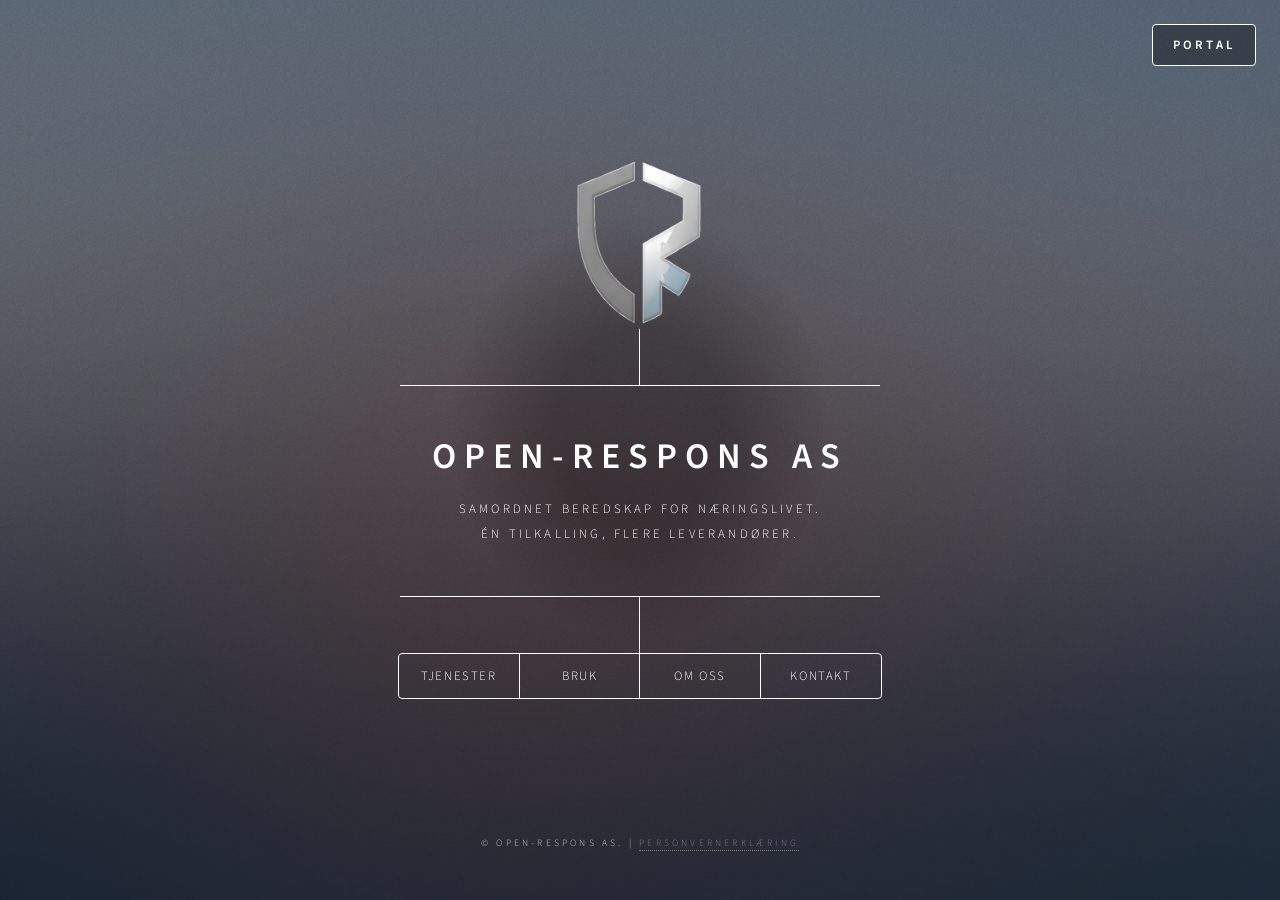
<file: Open-Respons Nettside/index.html>
<!DOCTYPE HTML>
<!--
	Dimension by HTML5 UP
	html5up.net | @ajlkn
	Free for personal and commercial use under the CCA 3.0 license (html5up.net/license)
-->
<html lang="no">
	<head>
		<title>Open-Respons AS - Samordnet beredskap for n&aelig;ringslivet</title>
		<meta charset="utf-8" />
		<meta name="viewport" content="width=device-width, initial-scale=1, user-scalable=no" />
		<meta name="description" content="Open-Respons AS tilbyr samordnet sikkerhetsberedskap for n&aelig;ringslivet. &Eacute;n tilkalling, flere leverand&oslash;rer. Raskere responstid med GPS-basert utkalling av n&aelig;rmeste vekter." />
		<meta name="robots" content="index, follow" />
		<link rel="canonical" href="https://open-respons.no/" />

		<!-- Open Graph / Social sharing -->
		<meta property="og:type" content="website" />
		<meta property="og:url" content="https://open-respons.no/" />
		<meta property="og:title" content="Open-Respons AS - Samordnet beredskap for n&aelig;ringslivet" />
		<meta property="og:description" content="&Eacute;n tilkalling, flere leverand&oslash;rer. Digital beredskapsl&oslash;sning som kobler virksomheter med n&aelig;rmeste tilgjengelige vekter." />
		<meta property="og:image" content="https://open-respons.no/images/og-image.jpg" />
		<meta property="og:locale" content="nb_NO" />
		<meta property="og:site_name" content="Open-Respons AS" />

		<!-- Twitter Card -->
		<meta name="twitter:card" content="summary_large_image" />
		<meta name="twitter:title" content="Open-Respons AS - Samordnet beredskap" />
		<meta name="twitter:description" content="&Eacute;n tilkalling, flere leverand&oslash;rer. Raskere vekterrespons med GPS-basert utkalling." />
		<meta name="twitter:image" content="https://open-respons.no/images/og-image.jpg" />

		<!-- Favicon -->
		<link rel="icon" type="image/png" sizes="32x32" href="images/favicon-32.png" />
		<link rel="icon" type="image/png" sizes="16x16" href="images/favicon-16.png" />
		<link rel="apple-touch-icon" sizes="180x180" href="images/apple-touch-icon.png" />

		<!-- Schema.org structured data -->
		<script type="application/ld+json">
		{
			"@context": "https://schema.org",
			"@type": "Organization",
			"name": "Open-Respons AS",
			"url": "https://open-respons.no",
			"logo": "https://open-respons.no/images/logo.png",
			"description": "Samordnet sikkerhetsberedskap for n\u00e6ringslivet. \u00c9n tilkalling, flere leverand\u00f8rer.",
			"address": {
				"@type": "PostalAddress",
				"addressCountry": "NO"
			},
			"sameAs": []
		}
		</script>

		<link rel="stylesheet" href="assets/css/main.css?v=8" />
		<noscript><link rel="stylesheet" href="assets/css/noscript.css" /></noscript>

		<style>
			.portal-cta {
				position: fixed;
				top: 1.5rem;
				right: 1.5rem;
				z-index: 10001;
				padding: 0.6rem 1.25rem;
				border: 1px solid #fff;
				border-radius: 4px;
				background: rgba(0, 0, 0, 0.35);
				color: #fff;
				text-decoration: none;
				text-transform: uppercase;
				letter-spacing: 0.2rem;
				font-size: 0.8rem;
				font-weight: 600;
				transition: background 0.2s ease-in-out, opacity 0.325s ease-in-out;
			}
			.portal-cta:hover {
				background: rgba(255, 255, 255, 0.075);
				border-bottom: 1px solid #fff;
			}
			body.is-article-visible .portal-cta {
				opacity: 0;
				pointer-events: none;
			}
			@media (max-width: 736px) {
				.portal-cta {
					top: 1rem;
					right: 1rem;
					padding: 0.5rem 1rem;
					font-size: 0.7rem;
					letter-spacing: 0.15rem;
				}
			}
		</style>
	</head>
	<body class="is-preload">

		<!-- Portal CTA -->
			<a href="portal.html" class="portal-cta" aria-label="Åpne anbudsportalen">Portal</a>

		<!-- Wrapper -->
			<div id="wrapper">

				<!-- Header -->
					<header id="header">
						<div class="logo" style="border: none; background: transparent; width: 16rem; height: 11rem; line-height: 11rem; border-radius: 0;">
							<img src="images/logo.png" alt="Open-Respons AS logo" style="width: 16rem; height: auto; object-fit: contain; vertical-align: middle;" />
						</div>
						<div class="content">
							<div class="inner">
								<h1>Open-Respons AS</h1>
								<p>Samordnet beredskap for n&aelig;ringslivet.<br />
								&Eacute;n tilkalling, flere leverand&oslash;rer.</p>
							</div>
						</div>
						<nav>
							<ul>
								<li><a href="#tjenester">Tjenester</a></li>
								<li><a href="#slik">Bruk</a></li>
								<li><a href="#om">Om oss</a></li>
								<li><a href="#kontakt">Kontakt</a></li>
							</ul>
						</nav>
					</header>

				<!-- Main -->
					<div id="main">

						<!-- Tjenester -->
							<article id="tjenester">
								<h2 class="major">Tjenester</h2>
								<span class="image main"><img src="images/tjenester.jpg" alt="Digitalt kart med GPS-markører som viser vekterposisjoner i sanntid" /></span>
								<p>Open-Respons AS utvikler en digital beredskapsl&oslash;sning som kobler virksomheter med akutt behov for bistand direkte til n&aelig;rmeste tilgjengelige vekter, uavhengig av tilknytning. Dette gir kortere responstid, bedre dekning og en mer kostnadseffektiv beredskapsmodell.</p>
								<h3>Selskapsuavhengig respons</h3>
								<p>N&aring;r en alarm utl&oslash;ses, identifiserer systemet automatisk n&aelig;rmeste tilgjengelige ressurs basert p&aring; lokasjon og tilgjengelighet. Dermed unng&aring;s flaskehalser der kun &eacute;n leverand&oslash;rs ressurser kan respondere.</p>
								<h3>GPS-basert utkalling</h3>
								<p>Tilkoblede vektere deler posisjon i sanntid. Ved alarm beregner plattformen hvem som kan v&aelig;re raskest p&aring; stedet, og dirigerer oppdraget direkte til den aktuelle ressursen med n&oslash;dvendig informasjon.</p>
								<h3>Alarmknapp for kunder</h3>
								<p>Butikker, bedrifter, bygg og arrangementer f&aring;r en enkel alarmknapp som utl&oslash;ser tilkalling med ett trykk. Plattformen h&aring;ndterer varsling, oppdragsfordeling og dokumentasjon, slik at hjelpen settes i gang umiddelbart.</p>
								<h3>Bedre dekning og ressursutnyttelse</h3>
								<p>Ved &aring; utnytte tilgjengelige ressurser p&aring; tvers av akt&oslash;rer oppn&aring;s bedre dekning over st&oslash;rre omr&aring;der, f&aelig;rre hull i beredskapen og mer effektiv bruk av eksisterende kapasitet.</p>
								<h3>Backup-funksjon</h3>
								<p>Dersom en situasjon eskalerer, kan vekteren be om backup direkte i systemet. En forsterkningsforesp&oslash;rsel sendes da til n&aelig;rmeste tilgjengelige kollega, slik at st&oslash;tte kan ankomme raskt og risiko reduseres.</p>
							</article>

						<!-- Slik fungerer det -->
							<article id="slik">
								<h2 class="major">Bruk</h2>
								<span class="image main"><img src="images/bruk.jpg" alt="Smarttelefon med GPS-lokasjon for vekterutkalling" /></span>
								<h3>1. Alarm utl&oslash;ses</h3>
								<p>En ansatt i butikk, resepsjon eller ved et arrangement utl&oslash;ser alarmen n&aring;r det oppst&aring;r behov for bistand. Tilkallingen sendes umiddelbart til Open-Respons-plattformen.</p>
								<h3>2. N&aelig;rmeste vekter identifiseres</h3>
								<p>Plattformen benytter lokasjonsdata fra tilkoblede vektere p&aring; tvers av vaktselskaper og vurderer samtidig tilgjengelighet. Systemet identifiserer deretter den ressursen som forventes &aring; v&aelig;re raskest p&aring; stedet.</p>
								<h3>3. Oppdraget dirigeres</h3>
								<p>Den valgte vekteren mottar varsel med n&oslash;dvendige detaljer og n&oslash;yaktig lokasjon, og kan navigere direkte til hendelsen. Oppdraget loggf&oslash;res automatisk for sporbarhet og dokumentasjon.</p>
								<h3>4. Raskere respons</h3>
								<p>Siden l&oslash;sningen ikke er begrenset til &eacute;n leverand&oslash;rs ressurser, reduseres responstiden betydelig. N&aelig;rmeste tilgjengelige hjelp kan rykke ut, uavhengig av hvilket selskap vekteren tilh&oslash;rer.</p>
								<h3>5. Transparent og rettferdig oppgj&oslash;r</h3>
								<p>Etter utrykning leveres standardisert rapportering. Basert p&aring; dokumentert innsats h&aring;ndterer plattformen oppgj&oslash;r og fordeler midler til korrekt vaktselskap. Dette sikrer en transparent, rettferdig og etterpr&oslash;vbar &oslash;konomisk modell for alle parter.</p>
							</article>

						<!-- Om oss -->
							<article id="om">
								<h2 class="major">Om oss</h2>
								<span class="image main"><img src="images/om-oss.jpg" alt="Abstrakt nettverksillustrasjon som symboliserer samarbeid mellom vekterselskaper" /></span>
								<p>Open-Respons AS er en norsk oppstartsbedrift som utvikler en ny digital infrastruktur for akutt sikkerhetsberedskap. Vi utfordrer dagens modell, der virksomheter ofte er bundet til &eacute;n leverand&oslash;r, ved &aring; legge til rette for at den n&aelig;rmeste tilgjengelige vekteren kan rykke ut uavhengig av hvilket selskap kunden vanligvis benytter. M&aring;let er kortere responstid, bedre ressursutnyttelse og &oslash;kt trygghet for ansatte og kunder.</p>
								<p>Teamet v&aring;rt kombinerer bransjeerfaring fra sikkerhet med teknologikompetanse og forretningsutvikling. Vi bygger en plattform som muliggj&oslash;r samhandling mellom vekterselskaper p&aring; tvers av akt&oslash;rer, med standardisert arbeidsflyt, rapportering og kvalitet. Slik kan sikkerhetsbransjen levere mer effektiv og robust beredskap sammen.</p>
							</article>

						<!-- Kontakt -->
							<article id="kontakt">
								<h2 class="major">Kontakt</h2>
								<form name="kontakt" method="POST" data-netlify="true">
									<div class="fields">
										<div class="field half">
											<label for="name">Navn</label>
											<input type="text" name="name" id="name" />
										</div>
										<div class="field half">
											<label for="email">Epost</label>
											<input type="email" name="email" id="email" />
										</div>
										<div class="field">
											<label for="message">Melding</label>
											<textarea name="message" id="message" rows="4"></textarea>
										</div>
									</div>
									<ul class="actions">
										<li><input type="submit" value="Send melding" class="primary" /></li>
										<li><input type="reset" value="Nullstill" /></li>
									</ul>
								</form>
							</article>

					</div>

				<!-- Footer -->
					<footer id="footer">
						<p class="copyright">&copy; Open-Respons AS. | <a href="personvern.html" style="border-bottom: dotted 1px rgba(255,255,255,0.5); color: rgba(255,255,255,0.5);">Personvernerkl&aelig;ring</a></p>
					</footer>

			</div>

		<!-- BG -->
			<div id="bg"></div>

		<!-- Scripts -->
			<script src="assets/js/jquery.min.js"></script>
			<script src="assets/js/browser.min.js"></script>
			<script src="assets/js/breakpoints.min.js"></script>
			<script src="assets/js/util.js"></script>
			<script src="assets/js/main.js"></script>

	</body>
</html>
</file>
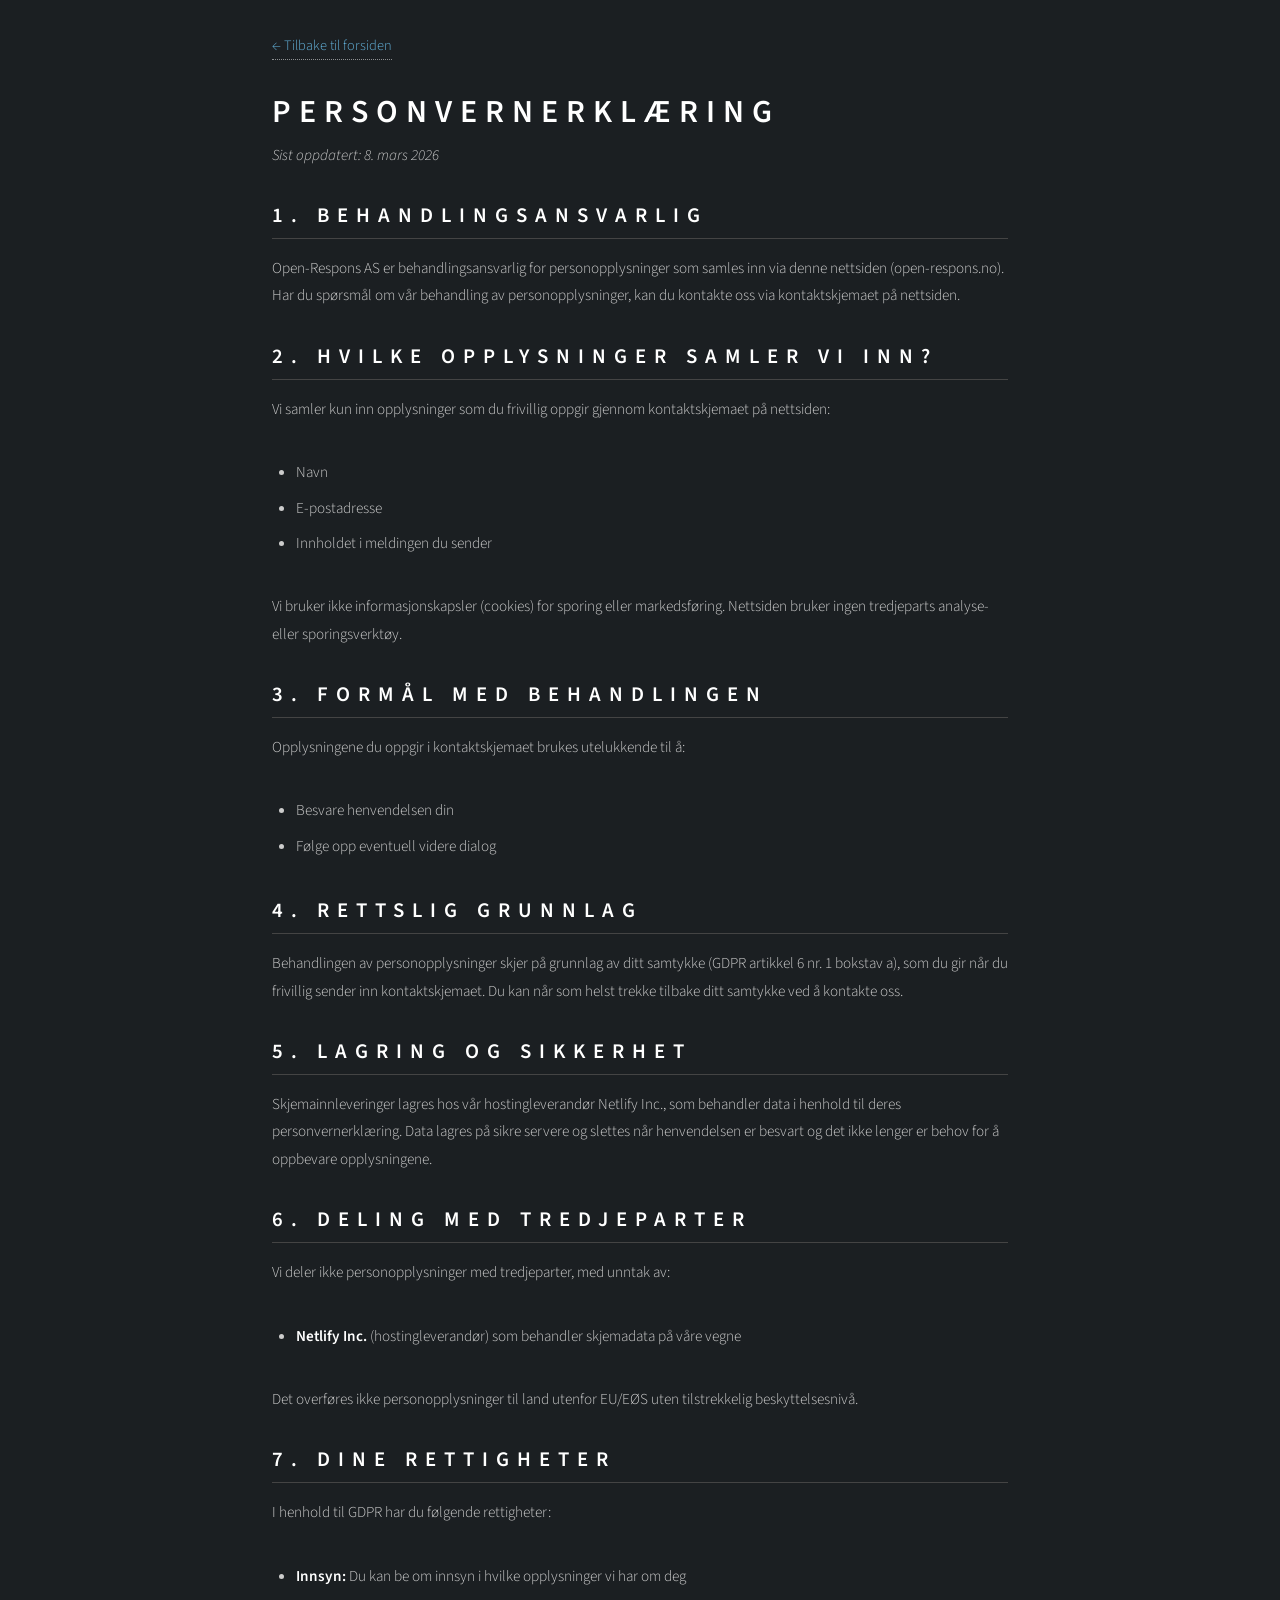
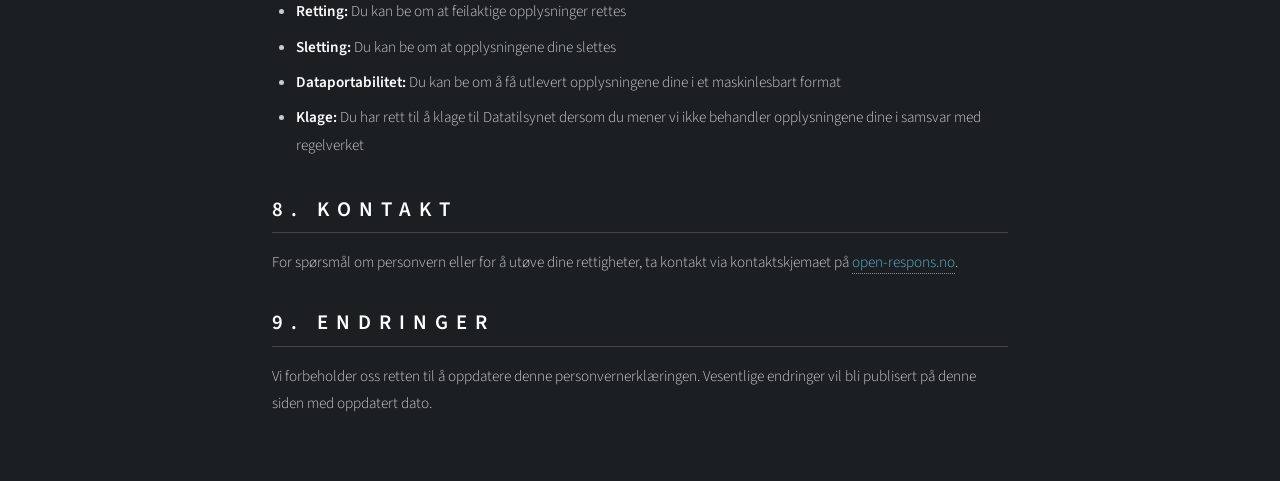
<file: Open-Respons Nettside/personvern.html>
<!DOCTYPE HTML>
<html lang="no">
	<head>
		<title>Personvernerkl&aelig;ring - Open-Respons AS</title>
		<meta charset="utf-8" />
		<meta name="viewport" content="width=device-width, initial-scale=1, user-scalable=no" />
		<meta name="description" content="Personvernerkl&aelig;ring for Open-Respons AS. Informasjon om hvordan vi behandler personopplysninger i henhold til GDPR." />
		<meta name="robots" content="index, follow" />
		<link rel="canonical" href="https://open-respons.no/personvern.html" />

		<!-- Open Graph -->
		<meta property="og:type" content="website" />
		<meta property="og:url" content="https://open-respons.no/personvern.html" />
		<meta property="og:title" content="Personvernerkl&aelig;ring - Open-Respons AS" />
		<meta property="og:description" content="Informasjon om hvordan Open-Respons AS behandler personopplysninger." />
		<meta property="og:locale" content="nb_NO" />

		<!-- Favicon -->
		<link rel="icon" type="image/png" sizes="32x32" href="images/favicon-32.png" />
		<link rel="icon" type="image/png" sizes="16x16" href="images/favicon-16.png" />
		<link rel="apple-touch-icon" sizes="180x180" href="images/apple-touch-icon.png" />

		<link rel="stylesheet" href="assets/css/main.css?v=8" />
		<noscript><link rel="stylesheet" href="assets/css/noscript.css" /></noscript>
		<style>
			body { background: #1b1f22; }
			#wrapper { max-width: 800px; margin: 0 auto; padding: 2rem; }
			#wrapper > .privacy-content { color: #ddd; font-size: 0.95rem; line-height: 1.8; }
			#wrapper > .privacy-content h1 { color: #fff; font-size: 2rem; margin-bottom: 0.5rem; }
			#wrapper > .privacy-content h2 { color: #fff; font-size: 1.3rem; margin-top: 2rem; border-bottom: 1px solid #444; padding-bottom: 0.5rem; }
			#wrapper > .privacy-content p, #wrapper > .privacy-content li { color: #ccc; }
			#wrapper > .privacy-content ul { list-style: disc; padding-left: 1.5rem; }
			#wrapper > .privacy-content ul li { padding: 0.25rem 0; }
			#wrapper > .privacy-content a { color: #62b0d9; }
			.back-link { margin-bottom: 2rem; display: inline-block; color: #62b0d9; font-size: 0.9rem; }
		</style>
	</head>
	<body>
		<div id="wrapper">
			<div class="privacy-content">
				<a href="/" class="back-link">&larr; Tilbake til forsiden</a>
				<h1>Personvernerkl&aelig;ring</h1>
				<p><em>Sist oppdatert: 8. mars 2026</em></p>

				<h2>1. Behandlingsansvarlig</h2>
				<p>Open-Respons AS er behandlingsansvarlig for personopplysninger som samles inn via denne nettsiden (open-respons.no). Har du sp&oslash;rsm&aring;l om v&aring;r behandling av personopplysninger, kan du kontakte oss via kontaktskjemaet p&aring; nettsiden.</p>

				<h2>2. Hvilke opplysninger samler vi inn?</h2>
				<p>Vi samler kun inn opplysninger som du frivillig oppgir gjennom kontaktskjemaet p&aring; nettsiden:</p>
				<ul>
					<li>Navn</li>
					<li>E-postadresse</li>
					<li>Innholdet i meldingen du sender</li>
				</ul>
				<p>Vi bruker ikke informasjonskapsler (cookies) for sporing eller markedsf&oslash;ring. Nettsiden bruker ingen tredjeparts analyse- eller sporingsverkt&oslash;y.</p>

				<h2>3. Form&aring;l med behandlingen</h2>
				<p>Opplysningene du oppgir i kontaktskjemaet brukes utelukkende til &aring;:</p>
				<ul>
					<li>Besvare henvendelsen din</li>
					<li>F&oslash;lge opp eventuell videre dialog</li>
				</ul>

				<h2>4. Rettslig grunnlag</h2>
				<p>Behandlingen av personopplysninger skjer p&aring; grunnlag av ditt samtykke (GDPR artikkel 6 nr. 1 bokstav a), som du gir n&aring;r du frivillig sender inn kontaktskjemaet. Du kan n&aring;r som helst trekke tilbake ditt samtykke ved &aring; kontakte oss.</p>

				<h2>5. Lagring og sikkerhet</h2>
				<p>Skjemainnleveringer lagres hos v&aring;r hostingleverand&oslash;r Netlify Inc., som behandler data i henhold til deres personvernerkl&aelig;ring. Data lagres p&aring; sikre servere og slettes n&aring;r henvendelsen er besvart og det ikke lenger er behov for &aring; oppbevare opplysningene.</p>

				<h2>6. Deling med tredjeparter</h2>
				<p>Vi deler ikke personopplysninger med tredjeparter, med unntak av:</p>
				<ul>
					<li><strong>Netlify Inc.</strong> (hostingleverand&oslash;r) som behandler skjemadata p&aring; v&aring;re vegne</li>
				</ul>
				<p>Det overf&oslash;res ikke personopplysninger til land utenfor EU/E&Oslash;S uten tilstrekkelig beskyttelsesniv&aring;.</p>

				<h2>7. Dine rettigheter</h2>
				<p>I henhold til GDPR har du f&oslash;lgende rettigheter:</p>
				<ul>
					<li><strong>Innsyn:</strong> Du kan be om innsyn i hvilke opplysninger vi har om deg</li>
					<li><strong>Retting:</strong> Du kan be om at feilaktige opplysninger rettes</li>
					<li><strong>Sletting:</strong> Du kan be om at opplysningene dine slettes</li>
					<li><strong>Dataportabilitet:</strong> Du kan be om &aring; f&aring; utlevert opplysningene dine i et maskinlesbart format</li>
					<li><strong>Klage:</strong> Du har rett til &aring; klage til Datatilsynet dersom du mener vi ikke behandler opplysningene dine i samsvar med regelverket</li>
				</ul>

				<h2>8. Kontakt</h2>
				<p>For sp&oslash;rsm&aring;l om personvern eller for &aring; ut&oslash;ve dine rettigheter, ta kontakt via kontaktskjemaet p&aring; <a href="/">open-respons.no</a>.</p>

				<h2>9. Endringer</h2>
				<p>Vi forbeholder oss retten til &aring; oppdatere denne personvernerkl&aelig;ringen. Vesentlige endringer vil bli publisert p&aring; denne siden med oppdatert dato.</p>
			</div>
		</div>
	</body>
</html>
</file>
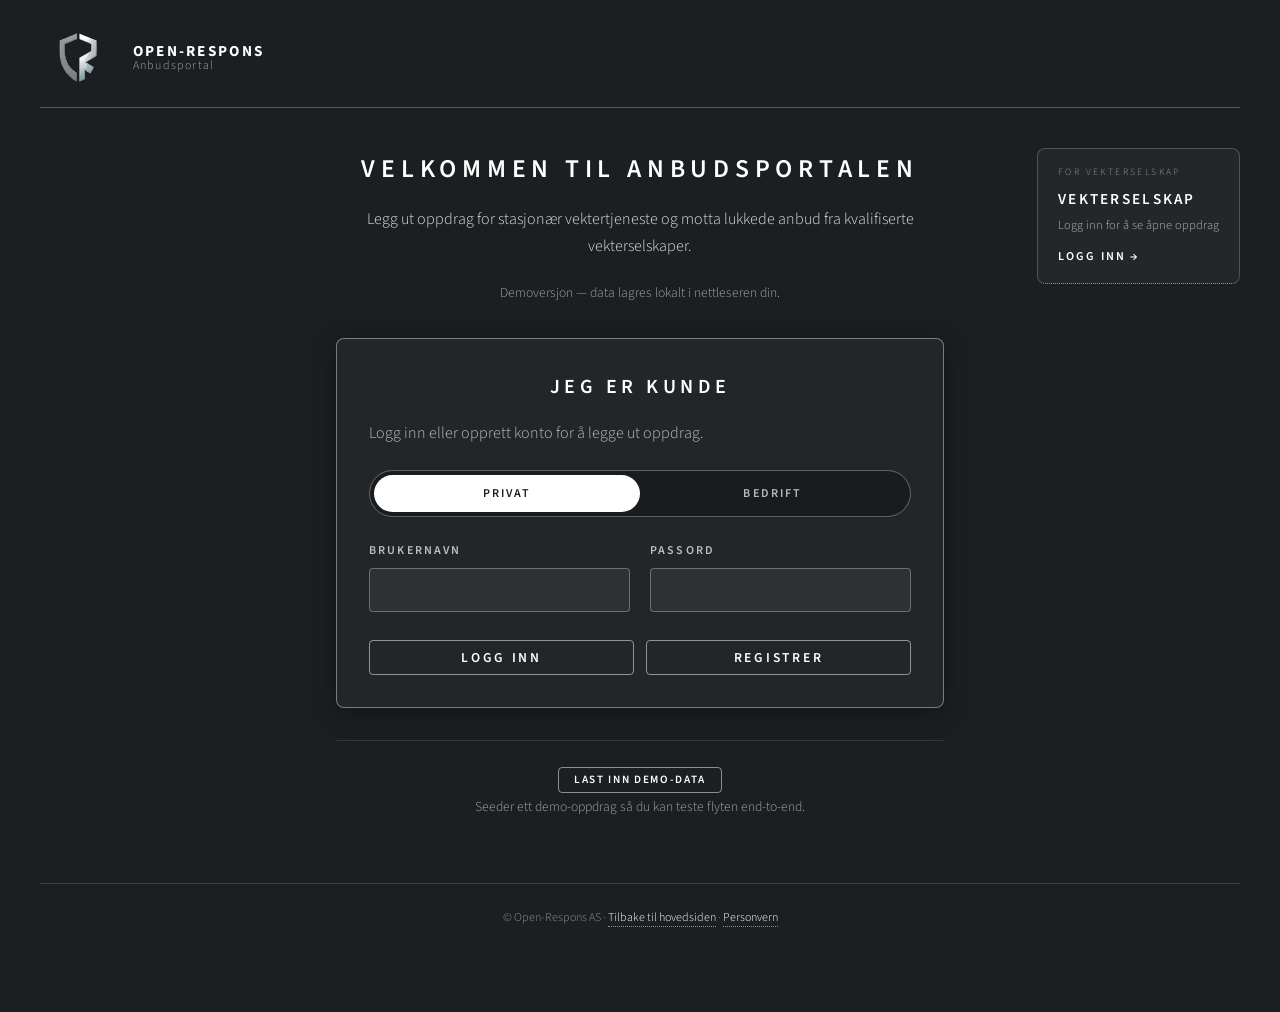
<file: Open-Respons Nettside/portal.html>
<!DOCTYPE HTML>
<html lang="no">
	<head>
		<title>Anbudsportal - Open-Respons AS</title>
		<meta charset="utf-8" />
		<meta name="viewport" content="width=device-width, initial-scale=1" />
		<meta name="description" content="Anbudsportal for stasjonær vektertjeneste. Kunder legger ut oppdrag, vekterselskaper sender inn anbud." />
		<meta name="robots" content="noindex,nofollow" />

		<link rel="icon" type="image/png" sizes="32x32" href="images/favicon-32.png" />
		<link rel="icon" type="image/png" sizes="16x16" href="images/favicon-16.png" />
		<link rel="apple-touch-icon" sizes="180x180" href="images/apple-touch-icon.png" />

		<link rel="preconnect" href="https://fonts.gstatic.com" crossorigin>
		<link href="https://fonts.googleapis.com/css?family=Source+Sans+Pro:300,300italic,600,600italic" rel="stylesheet" />
		<link rel="stylesheet" href="assets/css/portal.css?v=1" />
	</head>
	<body class="portal">

		<div class="portal-shell">

			<!-- Header -->
				<header class="portal-header">
					<a href="index.html" class="portal-brand">
						<img src="images/logo.png" alt="Open-Respons AS logo" />
						<span class="portal-brand-text">
							<strong>Open-Respons</strong>
							<span>Anbudsportal</span>
						</span>
					</a>
					<div class="portal-session" id="portal-session">
						<!-- Populated by portal.js -->
					</div>
				</header>

			<!-- Flash region -->
				<div id="portal-flash" aria-live="polite"></div>

			<!-- Landing: pålogging -->
				<section class="portal-view" id="view-landing" data-view="landing">

					<!-- Vekter-pålogging (liten klikkbar boks i hjørnet) -->
					<a href="#vekter-login" class="portal-vekter-corner" aria-label="Logg inn som vekterselskap">
						<span class="portal-vekter-corner-eyebrow">For vekterselskap</span>
						<span class="portal-vekter-corner-title">Vekterselskap</span>
						<span class="portal-vekter-corner-desc">Logg inn for &aring; se &aring;pne oppdrag</span>
						<span class="portal-vekter-corner-cta">Logg inn &rarr;</span>
					</a>

					<!-- Kunde-pålogging (sentral, hovedfokus) -->
					<div class="portal-landing-main">
						<div class="portal-landing-intro">
							<h1>Velkommen til anbudsportalen</h1>
							<p>Legg ut oppdrag for stasjon&aelig;r vektertjeneste og motta lukkede anbud fra kvalifiserte vekterselskaper.</p>
							<p><small>Demoversjon — data lagres lokalt i nettleseren din.</small></p>
						</div>

						<form class="portal-role-card portal-card-large" id="form-role-kunde" novalidate>
							<h2>Jeg er kunde</h2>
							<p style="color: rgba(255,255,255,0.7); margin-bottom: 1.5rem;">Logg inn eller opprett konto for &aring; legge ut oppdrag.</p>

							<div class="portal-toggle-group" role="radiogroup" aria-label="Kundetype">
								<label class="portal-toggle-option">
									<input type="radio" name="kundeType" value="privat" checked />
									<span>Privat</span>
								</label>
								<label class="portal-toggle-option">
									<input type="radio" name="kundeType" value="bedrift" />
									<span>Bedrift</span>
								</label>
							</div>

							<div class="fields">
								<div class="field half">
									<label for="kunde-brukernavn">Brukernavn</label>
									<input type="text" id="kunde-brukernavn" name="brukernavn" autocomplete="username" required />
								</div>
								<div class="field half">
									<label for="kunde-passord">Passord</label>
									<input type="password" id="kunde-passord" name="passord" autocomplete="current-password" required />
								</div>

								<!-- Bedrift-felt: vises kun nar Bedrift er valgt -->
								<div class="field half" data-kundetype="bedrift" hidden>
									<label for="kunde-orgnr">Organisasjonsnummer</label>
									<input type="text" id="kunde-orgnr" name="orgnr" inputmode="numeric" autocomplete="off" />
								</div>
								<div class="field half" data-kundetype="bedrift" hidden>
									<label for="kunde-epost">E-post</label>
									<input type="email" id="kunde-epost" name="epost" autocomplete="email" />
								</div>
								<div class="field" data-kundetype="bedrift" hidden>
									<label for="kunde-telefon">Telefon</label>
									<input type="tel" id="kunde-telefon" name="telefon" autocomplete="tel" />
								</div>
							</div>

							<div class="form-error" id="kunde-form-error" hidden></div>
							<div class="form-actions form-actions-split">
								<button type="submit" class="button" data-mode="login">Logg inn</button>
								<button type="submit" class="button" data-mode="register">Registrer</button>
							</div>
						</form>

						<div class="portal-landing-footer">
							<button type="button" class="button small" id="btn-seed-demo">Last inn demo-data</button>
							<p><small>Seeder ett demo-oppdrag s&aring; du kan teste flyten end-to-end.</small></p>
						</div>
					</div>
				</section>

			<!-- Vekter-pålogging (egen side) -->
				<section class="portal-view" id="view-vekter-login" data-view="vekter-login">
					<a href="#" class="portal-back">Tilbake til hovedsiden</a>
					<div class="portal-login-wrap">
						<form class="portal-role-card portal-card-large" id="form-role-vekter" novalidate>
							<h2>Logg inn som vekterselskap</h2>
							<p style="color: rgba(255,255,255,0.7); margin-bottom: 1.5rem; text-align: center;">Logg inn med vekterselskap-konto, eller opprett ny konto ved &aring; fylle inn feltene under.</p>
							<div class="fields">
								<div class="field">
									<label for="vekter-firma">Vekterselskap</label>
									<input type="text" id="vekter-firma" name="firma" autocomplete="organization" required />
								</div>
								<div class="field half">
									<label for="vekter-brukernavn">Brukernavn</label>
									<input type="text" id="vekter-brukernavn" name="brukernavn" autocomplete="username" required />
								</div>
								<div class="field half">
									<label for="vekter-passord">Passord</label>
									<input type="password" id="vekter-passord" name="passord" autocomplete="current-password" required />
								</div>
							</div>
							<div class="form-error" id="vekter-form-error" hidden></div>
							<div class="form-actions form-actions-split">
								<button type="submit" class="button" data-mode="login">Logg inn</button>
								<button type="submit" class="button" data-mode="register">Registrer</button>
							</div>
						</form>
					</div>
				</section>

			<!-- Kunde dashboard -->
				<section class="portal-view" id="view-kunde" data-view="kunde" data-required-role="kunde">
					<div class="portal-box-header" style="border-bottom: none; margin-bottom: 1.5rem;">
						<div>
							<h1>Mine oppdrag</h1>
							<p style="margin: 0; color: rgba(255,255,255,0.7);">Oversikt over oppdrag du har lagt ut.</p>
						</div>
						<div class="portal-box-actions">
							<a href="#kunde/ny" class="button primary">+ Nytt oppdrag</a>
						</div>
					</div>
					<div class="portal-box">
						<div id="kunde-oppdrag-liste"></div>
					</div>
				</section>

			<!-- Kunde: nytt oppdrag -->
				<section class="portal-view" id="view-kunde-ny" data-view="kunde-ny" data-required-role="kunde">
					<a href="#kunde" class="portal-back">Tilbake til mine oppdrag</a>
					<div class="portal-box">
						<div class="portal-box-header">
							<h2>Nytt oppdrag</h2>
						</div>
						<form id="form-nytt-oppdrag" novalidate>
							<div class="fields">
								<div class="field">
									<label for="opp-tittel">Tittel</label>
									<input type="text" id="opp-tittel" name="tittel" required maxlength="120" />
								</div>
								<div class="field half">
									<label for="opp-type">Type oppdrag</label>
									<select id="opp-type" name="type" required>
										<option value="stasjonaer">Stasjon&aelig;r vekter</option>
										<option value="patrulje">Patruljerende vekter</option>
										<option value="arrangement">Arrangement / event</option>
									</select>
								</div>
								<div class="field half">
									<label for="opp-antall">Antall vektere</label>
									<input type="number" id="opp-antall" name="antallVektere" min="1" max="50" value="1" required />
								</div>
								<div class="field">
									<label for="opp-adresse">Adresse</label>
									<input type="text" id="opp-adresse" name="adresse" required maxlength="200" />
								</div>
								<div class="field half">
									<label for="opp-startdato">Startdato</label>
									<input type="date" id="opp-startdato" name="startDato" required />
								</div>
								<div class="field half">
									<label for="opp-sluttdato">Sluttdato</label>
									<input type="date" id="opp-sluttdato" name="sluttDato" required />
								</div>
								<div class="field half">
									<label for="opp-starttid">Starttid</label>
									<input type="time" id="opp-starttid" name="startTid" required />
								</div>
								<div class="field half">
									<label for="opp-sluttid">Sluttid</label>
									<input type="time" id="opp-sluttid" name="sluttTid" required />
								</div>
								<div class="field">
									<label>Krav til vekter</label>
									<div class="checkbox-grid">
										<label class="checkbox-item"><input type="checkbox" name="krav-uniformert" /> Uniformert</label>
										<label class="checkbox-item"><input type="checkbox" name="krav-sertifisert" /> Sertifisert (vekterskolen)</label>
										<label class="checkbox-item"><input type="checkbox" name="krav-hund" /> Med hund</label>
										<label class="checkbox-item"><input type="checkbox" name="krav-kjoretoy" /> Med kj&oslash;ret&oslash;y</label>
										<label class="checkbox-item"><input type="checkbox" name="krav-forstehjelp" /> F&oslash;rstehjelpskurs</label>
									</div>
								</div>
								<div class="field">
									<label>Spr&aring;kkrav</label>
									<div class="checkbox-grid">
										<label class="checkbox-item"><input type="checkbox" name="sprak-nb" checked /> Norsk</label>
										<label class="checkbox-item"><input type="checkbox" name="sprak-en" /> Engelsk</label>
									</div>
								</div>
								<div class="field half">
									<label for="opp-budsjett">Budsjett maks (NOK/time, valgfritt)</label>
									<input type="number" id="opp-budsjett" name="budsjettMaks" min="0" step="10" />
								</div>
								<div class="field">
									<label for="opp-beskrivelse">Beskrivelse</label>
									<textarea id="opp-beskrivelse" name="beskrivelse" rows="4" required maxlength="2000"></textarea>
								</div>
								<div class="field">
									<label for="opp-notat">Internt notat (valgfritt)</label>
									<textarea id="opp-notat" name="notat" rows="2" maxlength="500"></textarea>
								</div>
							</div>
							<div class="form-error" id="ny-oppdrag-error" hidden></div>
							<div class="form-actions">
								<button type="submit" class="button primary">Publiser oppdrag</button>
								<a href="#kunde" class="button">Avbryt</a>
							</div>
						</form>
					</div>
				</section>

			<!-- Kunde: oppdrag detalj -->
				<section class="portal-view" id="view-kunde-oppdrag" data-view="kunde-oppdrag" data-required-role="kunde">
					<a href="#kunde" class="portal-back">Tilbake til mine oppdrag</a>
					<div id="kunde-oppdrag-detalj"></div>
				</section>

			<!-- Vekter dashboard -->
				<section class="portal-view" id="view-vekter" data-view="vekter" data-required-role="vekter">
					<div class="portal-box-header" style="border-bottom: none; margin-bottom: 1.5rem;">
						<div>
							<h1>Vekter-portal</h1>
							<p style="margin: 0; color: rgba(255,255,255,0.7);">Bla i tilgjengelige oppdrag og send inn anbud.</p>
						</div>
					</div>

					<div class="portal-tabs" role="tablist">
						<button class="portal-tab is-active" data-tab="apne" role="tab">Tilgjengelige oppdrag</button>
						<button class="portal-tab" data-tab="mine" role="tab">Mine anbud</button>
					</div>

					<div class="portal-tab-panel is-active" data-panel="apne">
						<div class="portal-box">
							<div id="vekter-apne-liste"></div>
						</div>
					</div>
					<div class="portal-tab-panel" data-panel="mine">
						<div class="portal-box">
							<div id="vekter-mine-liste"></div>
						</div>
					</div>
				</section>

			<!-- Vekter: oppdrag detalj -->
				<section class="portal-view" id="view-vekter-oppdrag" data-view="vekter-oppdrag" data-required-role="vekter">
					<a href="#vekter" class="portal-back">Tilbake til vekter-portal</a>
					<div id="vekter-oppdrag-detalj"></div>
				</section>

			<!-- Footer -->
				<footer class="portal-footer">
					<p>&copy; Open-Respons AS &middot; <a href="index.html">Tilbake til hovedsiden</a> &middot; <a href="personvern.html">Personvern</a></p>
				</footer>

		</div>

		<script src="assets/js/portal.js?v=1"></script>
	</body>
</html>
</file>
<file: Open-Respons Nettside/assets/css/noscript.css>
/*
	Dimension by HTML5 UP
	html5up.net | @ajlkn
	Free for personal and commercial use under the CCA 3.0 license (html5up.net/license)
*/

/* BG */

	body.is-preload #bg:before {
		background-color: transparent;
	}

/* Header */

	body.is-preload #header {
		-moz-filter: none;
		-webkit-filter: none;
		-ms-filter: none;
		filter: none;
	}

		body.is-preload #header > * {
			opacity: 1;
		}

		body.is-preload #header .content .inner {
			max-height: none;
			padding: 3rem 2rem;
			opacity: 1;
		}

/* Main */

	#main article {
		opacity: 1;
		margin: 4rem 0 0 0;
	}
</file>
<file: Open-Respons Nettside/assets/css/portal.css>
/*
	Open-Respons Portal styles
	Lastes kun pa portal.html. Bygger pa typografi, palette og knapper fra main.css.
*/

html, body {
	min-height: 100vh;
}

body.portal {
	background: #1b1f22;
	color: #ffffff;
	font-family: 'Source Sans Pro', Helvetica, sans-serif;
	font-weight: 300;
	font-size: 16.5pt;
	line-height: 1.65;
	margin: 0;
	padding: 0;
}

@media screen and (max-width: 1680px) {
	body.portal { font-size: 13pt; }
}
@media screen and (max-width: 1280px) {
	body.portal { font-size: 12pt; }
}
@media screen and (max-width: 736px) {
	body.portal { font-size: 11pt; }
}

body.portal a {
	color: #ffffff;
	text-decoration: none;
	border-bottom: dotted 1px rgba(255, 255, 255, 0.5);
	transition: color 0.2s ease, border-color 0.2s ease;
}

body.portal a:hover {
	border-bottom-color: transparent;
	color: rgba(255, 255, 255, 0.7);
}

body.portal h1, body.portal h2, body.portal h3, body.portal h4 {
	color: #ffffff;
	font-weight: 600;
	letter-spacing: 0.225em;
	text-transform: uppercase;
	margin: 0 0 1rem 0;
}

body.portal h1 { font-size: 1.6rem; }
body.portal h2 { font-size: 1.25rem; }
body.portal h3 { font-size: 1rem; }
body.portal h4 { font-size: 0.85rem; }

body.portal p {
	margin: 0 0 1.25rem 0;
}

body.portal small {
	font-size: 0.85em;
	color: rgba(255, 255, 255, 0.6);
}

/* Layout shell */

.portal-shell {
	max-width: 76rem;
	margin: 0 auto;
	padding: 2rem 2.5rem 4rem 2.5rem;
}

@media (max-width: 736px) {
	.portal-shell { padding: 1.25rem 1.25rem 3rem 1.25rem; }
}

.portal-header {
	display: flex;
	justify-content: space-between;
	align-items: center;
	gap: 1rem;
	padding-bottom: 1.5rem;
	margin-bottom: 2.5rem;
	border-bottom: solid 1px rgba(255, 255, 255, 0.25);
	flex-wrap: wrap;
}

.portal-header .portal-brand {
	display: flex;
	align-items: center;
	gap: 1rem;
	border-bottom: none;
}

.portal-header .portal-brand:hover {
	border-bottom: none;
}

.portal-header .portal-brand img {
	height: 3.2rem;
	width: auto;
}

.portal-header .portal-brand-text {
	display: flex;
	flex-direction: column;
	line-height: 1.1;
}

.portal-header .portal-brand-text strong {
	font-size: 0.95rem;
	letter-spacing: 0.15em;
	text-transform: uppercase;
}

.portal-header .portal-brand-text span {
	font-size: 0.75rem;
	color: rgba(255, 255, 255, 0.6);
	letter-spacing: 0.1em;
}

.portal-header .portal-session {
	display: flex;
	align-items: center;
	gap: 1rem;
	font-size: 0.85rem;
	color: rgba(255, 255, 255, 0.7);
	flex-wrap: wrap;
}

.portal-header .portal-session-chip {
	display: inline-block;
	padding: 0.25rem 0.75rem;
	border: solid 1px rgba(255, 255, 255, 0.5);
	border-radius: 999px;
	font-size: 0.7rem;
	text-transform: uppercase;
	letter-spacing: 0.2em;
}

.portal-back {
	display: inline-block;
	margin-bottom: 1.5rem;
	color: rgba(255, 255, 255, 0.6);
	font-size: 0.8rem;
	letter-spacing: 0.1em;
	text-transform: uppercase;
	border-bottom: dotted 1px rgba(255, 255, 255, 0.4);
}

.portal-back::before {
	content: '\2190  ';
}

/* Views */

.portal-view {
	display: none;
}

.portal-view.is-active {
	display: block;
}

/* Landing layout: kunde sentralt, vekter i hjornet */

#view-landing {
	position: relative;
	min-height: 70vh;
}

.portal-landing-main {
	max-width: 38rem;
	margin: 1.5rem auto 0 auto;
	padding: 0 1rem;
}

.portal-landing-intro {
	text-align: center;
	margin-bottom: 2rem;
}

.portal-landing-intro h1 {
	font-size: 1.8rem;
	margin-bottom: 1rem;
}

.portal-landing-intro p {
	color: rgba(255, 255, 255, 0.85);
	margin-bottom: 0.5rem;
}

.portal-role-card {
	padding: 2rem 2rem;
	border: solid 1px rgba(255, 255, 255, 0.4);
	border-radius: 8px;
	background: rgba(255, 255, 255, 0.03);
}

.portal-card-large {
	box-shadow: 0 4px 24px rgba(0, 0, 0, 0.35);
}

.portal-role-card h2 {
	margin-bottom: 0.5rem;
	text-align: center;
	font-size: 1.2rem;
}

.portal-role-card .button {
	margin-top: 0.5rem;
}

.portal-landing-footer {
	text-align: center;
	margin-top: 2rem;
	padding-top: 1.5rem;
	border-top: solid 1px rgba(255, 255, 255, 0.1);
}

.portal-landing-footer p {
	margin-top: 0.75rem;
	color: rgba(255, 255, 255, 0.55);
}

/* Privat / Bedrift toggle */

.portal-toggle-group {
	display: flex;
	gap: 0;
	margin-bottom: 1.5rem;
	border: solid 1px rgba(255, 255, 255, 0.3);
	border-radius: 999px;
	padding: 0.25rem;
	background: rgba(0, 0, 0, 0.25);
}

.portal-toggle-option {
	flex: 1;
	display: flex;
	align-items: center;
	justify-content: center;
	cursor: pointer;
	padding: 0.55rem 1rem;
	border-radius: 999px;
	font-size: 0.85rem;
	letter-spacing: 0.15em;
	text-transform: uppercase;
	font-weight: 600;
	color: rgba(255, 255, 255, 0.65);
	transition: background 0.2s ease, color 0.2s ease;
	user-select: none;
}

.portal-toggle-option input[type="radio"] {
	position: absolute;
	opacity: 0;
	pointer-events: none;
}

.portal-toggle-option:hover {
	color: #ffffff;
}

.portal-toggle-option:has(input:checked),
.portal-toggle-option.is-active {
	background: #ffffff;
	color: #1b1f22;
}

/* Vekter-pålogging — liten klikkbar boks i hjørnet */

.portal-vekter-corner {
	display: flex;
	flex-direction: column;
	gap: 0.35rem;
	background: rgba(255, 255, 255, 0.04);
	border: solid 1px rgba(255, 255, 255, 0.2);
	border-radius: 8px;
	padding: 1rem 1.25rem;
	max-width: 16rem;
	margin: 0 auto 1.5rem auto;
	text-decoration: none;
	color: #ffffff;
	transition: background 0.2s ease, border-color 0.2s ease, transform 0.2s ease;
}

.portal-vekter-corner:hover {
	background: rgba(255, 255, 255, 0.08);
	border-color: #ffffff;
	border-bottom: solid 1px #ffffff;
	transform: translateY(-2px);
}

@media (min-width: 981px) {
	.portal-vekter-corner {
		position: absolute;
		top: 0;
		right: 0;
		margin: 0;
		z-index: 5;
	}
}

.portal-vekter-corner-eyebrow {
	font-size: 0.6rem;
	letter-spacing: 0.25em;
	text-transform: uppercase;
	color: rgba(255, 255, 255, 0.5);
}

.portal-vekter-corner-title {
	font-size: 0.95rem;
	font-weight: 600;
	letter-spacing: 0.15em;
	text-transform: uppercase;
	color: #ffffff;
}

.portal-vekter-corner-desc {
	font-size: 0.78rem;
	color: rgba(255, 255, 255, 0.65);
	line-height: 1.4;
}

.portal-vekter-corner-cta {
	margin-top: 0.4rem;
	font-size: 0.75rem;
	letter-spacing: 0.18em;
	text-transform: uppercase;
	font-weight: 600;
	color: #ffffff;
}

/* Vekter-pålogging (egen side) */

.portal-login-wrap {
	max-width: 36rem;
	margin: 2rem auto 0 auto;
}

/* Box panels */

.portal-box {
	background: rgba(255, 255, 255, 0.04);
	border: solid 1px rgba(255, 255, 255, 0.2);
	border-radius: 6px;
	padding: 2rem;
	margin-bottom: 2rem;
}

.portal-box-header {
	display: flex;
	justify-content: space-between;
	align-items: flex-start;
	gap: 1rem;
	margin-bottom: 1.5rem;
	padding-bottom: 1rem;
	border-bottom: solid 1px rgba(255, 255, 255, 0.15);
	flex-wrap: wrap;
}

.portal-box-header h2 {
	margin: 0;
}

.portal-box-actions {
	display: flex;
	gap: 0.5rem;
	flex-wrap: wrap;
}

/* Tables */

.portal-table-wrap {
	overflow-x: auto;
	margin: 0 -0.5rem;
}

.portal-table {
	width: 100%;
	border-collapse: collapse;
	margin: 0;
}

.portal-table thead th {
	text-align: left;
	padding: 0.75rem 1rem;
	font-size: 0.75rem;
	font-weight: 600;
	text-transform: uppercase;
	letter-spacing: 0.2em;
	color: rgba(255, 255, 255, 0.7);
	border-bottom: solid 1px rgba(255, 255, 255, 0.3);
	white-space: nowrap;
}

.portal-table tbody td {
	padding: 0.85rem 1rem;
	border-bottom: solid 1px rgba(255, 255, 255, 0.1);
	vertical-align: middle;
	font-size: 0.95rem;
}

.portal-table tbody tr {
	transition: background 0.15s ease;
}

.portal-table tbody tr:hover {
	background: rgba(255, 255, 255, 0.04);
}

.portal-table .row-link {
	border-bottom: none;
	display: block;
}

.portal-table .row-link:hover {
	color: #ffffff;
}

.portal-table .col-actions {
	white-space: nowrap;
	text-align: right;
}

/* Status pills */

.portal-status {
	display: inline-block;
	padding: 0.2rem 0.75rem;
	border: solid 1px rgba(255, 255, 255, 0.5);
	border-radius: 999px;
	font-size: 0.7rem;
	font-weight: 600;
	text-transform: uppercase;
	letter-spacing: 0.15em;
	white-space: nowrap;
}

.portal-status--apen { border-color: #ffffff; color: #ffffff; }
.portal-status--tildelt { border-color: #5cb85c; color: #5cb85c; }
.portal-status--kansellert { border-color: #d9534f; color: #d9534f; }
.portal-status--fullfort { border-color: rgba(255, 255, 255, 0.4); color: rgba(255, 255, 255, 0.5); }
.portal-status--innsendt { border-color: #6cb2eb; color: #6cb2eb; }
.portal-status--akseptert { border-color: #5cb85c; color: #5cb85c; }
.portal-status--avslatt { border-color: #d9534f; color: #d9534f; }
.portal-status--trukket { border-color: rgba(255, 255, 255, 0.4); color: rgba(255, 255, 255, 0.5); }

/* Tabs */

.portal-tabs {
	display: flex;
	border-bottom: solid 1px rgba(255, 255, 255, 0.2);
	margin-bottom: 2rem;
	gap: 0.25rem;
	flex-wrap: wrap;
}

.portal-tab {
	padding: 0.85rem 1.5rem;
	cursor: pointer;
	border-bottom: solid 2px transparent;
	color: rgba(255, 255, 255, 0.7);
	font-size: 0.85rem;
	text-transform: uppercase;
	letter-spacing: 0.15em;
	font-weight: 600;
	background: none;
	border-top: none;
	border-left: none;
	border-right: none;
	transition: color 0.2s ease, border-color 0.2s ease;
}

.portal-tab:hover {
	color: #ffffff;
}

.portal-tab.is-active {
	color: #ffffff;
	border-bottom-color: #ffffff;
}

.portal-tab-panel {
	display: none;
}

.portal-tab-panel.is-active {
	display: block;
}

/* Flash messages */

.portal-flash {
	padding: 0.85rem 1.25rem;
	border-left: solid 3px #5cb85c;
	background: rgba(92, 184, 92, 0.1);
	margin-bottom: 1.5rem;
	font-size: 0.9rem;
	border-radius: 0 4px 4px 0;
}

.portal-flash--info {
	border-left-color: #6cb2eb;
	background: rgba(108, 178, 235, 0.1);
}

.portal-flash--warn {
	border-left-color: #f0ad4e;
	background: rgba(240, 173, 78, 0.1);
}

.portal-flash--error {
	border-left-color: #d9534f;
	background: rgba(217, 83, 79, 0.1);
}

/* Empty state */

.portal-empty {
	text-align: center;
	padding: 3rem 1rem;
	color: rgba(255, 255, 255, 0.5);
	font-style: italic;
}

/* Detail rows */

.portal-detail-grid {
	display: grid;
	grid-template-columns: repeat(auto-fit, minmax(15rem, 1fr));
	gap: 1.25rem 2rem;
	margin-bottom: 1rem;
}

.portal-detail-item {
	display: flex;
	flex-direction: column;
	gap: 0.25rem;
}

.portal-detail-item dt {
	font-size: 0.7rem;
	text-transform: uppercase;
	letter-spacing: 0.2em;
	color: rgba(255, 255, 255, 0.5);
	font-weight: 600;
}

.portal-detail-item dd {
	margin: 0;
	font-size: 1rem;
	color: #ffffff;
	word-break: break-word;
}

.portal-chip-list {
	display: flex;
	flex-wrap: wrap;
	gap: 0.4rem;
	margin: 0;
	padding: 0;
	list-style: none;
}

.portal-chip {
	display: inline-block;
	padding: 0.2rem 0.7rem;
	border: solid 1px rgba(255, 255, 255, 0.4);
	border-radius: 999px;
	font-size: 0.75rem;
	letter-spacing: 0.05em;
	color: rgba(255, 255, 255, 0.85);
}

/* Forms */

body.portal form .fields {
	display: flex;
	flex-wrap: wrap;
	gap: 1.25rem;
	margin-bottom: 1.25rem;
}

body.portal form .field {
	flex: 1 1 100%;
	min-width: 0;
	display: flex;
	flex-direction: column;
	gap: 0.4rem;
}

body.portal form .field[hidden] {
	display: none;
}

body.portal form .field.half {
	flex: 1 1 calc(50% - 0.625rem);
}

body.portal form .field.third {
	flex: 1 1 calc(33.333% - 0.834rem);
}

@media (max-width: 736px) {
	body.portal form .field.half,
	body.portal form .field.third { flex: 1 1 100%; }
}

body.portal form label {
	font-size: 0.75rem;
	text-transform: uppercase;
	letter-spacing: 0.18em;
	color: rgba(255, 255, 255, 0.7);
	font-weight: 600;
}

body.portal form input[type="text"],
body.portal form input[type="email"],
body.portal form input[type="tel"],
body.portal form input[type="password"],
body.portal form input[type="number"],
body.portal form input[type="date"],
body.portal form input[type="time"],
body.portal form select,
body.portal form textarea {
	appearance: none;
	-webkit-appearance: none;
	background: rgba(255, 255, 255, 0.05);
	border: solid 1px rgba(255, 255, 255, 0.3);
	border-radius: 4px;
	padding: 0.65rem 0.85rem;
	color: #ffffff;
	font-family: inherit;
	font-size: 0.95rem;
	transition: border-color 0.2s ease, background 0.2s ease;
	width: 100%;
	box-sizing: border-box;
}

body.portal form input:focus,
body.portal form select:focus,
body.portal form textarea:focus {
	outline: none;
	border-color: #ffffff;
	background: rgba(255, 255, 255, 0.08);
}

/* Overstyr nettleserens autofyll-bakgrunn (Chrome lyser opp i hvitt) */
body.portal form input:-webkit-autofill,
body.portal form input:-webkit-autofill:hover,
body.portal form input:-webkit-autofill:focus,
body.portal form input:-webkit-autofill:active {
	-webkit-box-shadow: 0 0 0 1000px #2a2f33 inset !important;
	-webkit-text-fill-color: #ffffff !important;
	caret-color: #ffffff;
	transition: background-color 9999s ease-in-out 0s;
}

body.portal form select {
	background-image: linear-gradient(45deg, transparent 50%, rgba(255, 255, 255, 0.7) 50%),
	                  linear-gradient(135deg, rgba(255, 255, 255, 0.7) 50%, transparent 50%);
	background-position: calc(100% - 18px) 50%, calc(100% - 12px) 50%;
	background-size: 6px 6px, 6px 6px;
	background-repeat: no-repeat;
	padding-right: 2rem;
}

body.portal form select option {
	background: #1b1f22;
	color: #ffffff;
}

body.portal form textarea {
	resize: vertical;
	min-height: 6rem;
}

body.portal form .checkbox-grid {
	display: grid;
	grid-template-columns: repeat(auto-fit, minmax(11rem, 1fr));
	gap: 0.5rem 1rem;
}

body.portal form .checkbox-item {
	display: flex;
	align-items: center;
	gap: 0.5rem;
	font-size: 0.9rem;
	color: rgba(255, 255, 255, 0.85);
	cursor: pointer;
	text-transform: none;
	letter-spacing: 0;
	font-weight: 300;
}

body.portal form .checkbox-item input[type="checkbox"] {
	appearance: auto;
	-webkit-appearance: auto;
	width: 1rem;
	height: 1rem;
	margin: 0;
	accent-color: #ffffff;
}

body.portal form .form-help {
	font-size: 0.8rem;
	color: rgba(255, 255, 255, 0.5);
	margin-top: 0.25rem;
	font-weight: 300;
	text-transform: none;
	letter-spacing: 0;
}

body.portal form .form-error {
	font-size: 0.85rem;
	color: #f5a8a6;
	margin-top: 0.25rem;
	font-weight: 300;
	text-transform: none;
	letter-spacing: 0;
}

body.portal form .form-actions {
	display: flex;
	gap: 0.75rem;
	flex-wrap: wrap;
	margin-top: 1rem;
}

body.portal form .form-actions-split {
	gap: 0.75rem;
}

body.portal form .form-actions-split > .button {
	flex: 1 1 0;
	min-width: 8rem;
}

/* Buttons */

body.portal .button,
body.portal button.button,
body.portal input[type="button"],
body.portal input[type="submit"],
body.portal input[type="reset"] {
	appearance: none;
	-webkit-appearance: none;
	display: inline-block;
	padding: 0.6rem 1.5rem;
	border: solid 1px rgba(255, 255, 255, 0.5);
	border-radius: 4px;
	background: transparent;
	color: #ffffff;
	font-family: inherit;
	font-size: 0.85rem;
	font-weight: 600;
	letter-spacing: 0.2em;
	text-transform: uppercase;
	text-decoration: none;
	cursor: pointer;
	transition: background 0.2s ease, border-color 0.2s ease;
	line-height: 1;
}

body.portal .button:hover,
body.portal button.button:hover,
body.portal input[type="submit"]:hover,
body.portal input[type="button"]:hover,
body.portal input[type="reset"]:hover {
	background: rgba(255, 255, 255, 0.075);
	border-color: #ffffff;
}

body.portal .button.primary,
body.portal input[type="submit"].primary {
	background: #ffffff;
	color: #1b1f22;
	border-color: #ffffff;
}

body.portal .button.primary:hover,
body.portal input[type="submit"].primary:hover {
	background: rgba(255, 255, 255, 0.85);
	color: #1b1f22;
}

body.portal .button.danger {
	border-color: rgba(217, 83, 79, 0.7);
	color: #f5a8a6;
}

body.portal .button.danger:hover {
	background: rgba(217, 83, 79, 0.15);
	border-color: #d9534f;
}

body.portal .button.success {
	border-color: rgba(92, 184, 92, 0.7);
	color: #a9deb0;
}

body.portal .button.success:hover {
	background: rgba(92, 184, 92, 0.15);
	border-color: #5cb85c;
}

body.portal .button.small {
	padding: 0.4rem 0.9rem;
	font-size: 0.7rem;
	letter-spacing: 0.15em;
}

body.portal .button[disabled],
body.portal .button.is-disabled {
	opacity: 0.4;
	pointer-events: none;
	cursor: not-allowed;
}

/* Bid card (for "Ditt bud" panel and accepted state) */

.portal-bid-card {
	background: rgba(255, 255, 255, 0.05);
	border: solid 1px rgba(255, 255, 255, 0.25);
	border-radius: 6px;
	padding: 1.25rem 1.5rem;
	margin-bottom: 1rem;
}

.portal-bid-card.is-accepted {
	border-color: #5cb85c;
	background: rgba(92, 184, 92, 0.08);
}

.portal-bid-card.is-rejected {
	border-color: rgba(217, 83, 79, 0.5);
	background: rgba(217, 83, 79, 0.05);
}

.portal-bid-card-header {
	display: flex;
	justify-content: space-between;
	align-items: center;
	margin-bottom: 0.5rem;
	flex-wrap: wrap;
	gap: 0.5rem;
}

.portal-bid-card-header strong {
	font-size: 1rem;
	letter-spacing: 0.05em;
}

.portal-bid-card .portal-detail-grid {
	margin-top: 0.75rem;
	margin-bottom: 0;
}

.portal-bid-card-actions {
	display: flex;
	gap: 0.5rem;
	margin-top: 1rem;
	flex-wrap: wrap;
}

/* Footer */

.portal-footer {
	margin-top: 4rem;
	padding-top: 1.5rem;
	border-top: solid 1px rgba(255, 255, 255, 0.15);
	text-align: center;
	font-size: 0.75rem;
	color: rgba(255, 255, 255, 0.5);
}

.portal-footer a {
	color: rgba(255, 255, 255, 0.6);
}
</file>
<file: Open-Respons Nettside/assets/css/main.css>
@import url(fontawesome-all.min.css);
@import url("https://fonts.googleapis.com/css?family=Source+Sans+Pro:300italic,600italic,300,600");

/*
	Dimension by HTML5 UP
	html5up.net | @ajlkn
	Free for personal and commercial use under the CCA 3.0 license (html5up.net/license)
*/

html, body, div, span, applet, object,
iframe, h1, h2, h3, h4, h5, h6, p, blockquote,
pre, a, abbr, acronym, address, big, cite,
code, del, dfn, em, img, ins, kbd, q, s, samp,
small, strike, strong, sub, sup, tt, var, b,
u, i, center, dl, dt, dd, ol, ul, li, fieldset,
form, label, legend, table, caption, tbody,
tfoot, thead, tr, th, td, article, aside,
canvas, details, embed, figure, figcaption,
footer, header, hgroup, menu, nav, output, ruby,
section, summary, time, mark, audio, video {
	margin: 0;
	padding: 0;
	border: 0;
	font-size: 100%;
	font: inherit;
	vertical-align: baseline;}

article, aside, details, figcaption, figure,
footer, header, hgroup, menu, nav, section {
	display: block;}

body {
	line-height: 1;
}

ol, ul {
	list-style: none;
}

blockquote, q {
	quotes: none;
}

	blockquote:before, blockquote:after, q:before, q:after {
		content: '';
		content: none;
	}

table {
	border-collapse: collapse;
	border-spacing: 0;
}

body {
	-webkit-text-size-adjust: none;
}

mark {
	background-color: transparent;
	color: inherit;
}

input::-moz-focus-inner {
	border: 0;
	padding: 0;
}

input, select, textarea {
	-moz-appearance: none;
	-webkit-appearance: none;
	-ms-appearance: none;
	appearance: none;
}

/* Basic */

	@-ms-viewport {
		width: device-width;
	}

	@media screen and (max-width: 480px) {

		html, body {
			min-width: 320px;
		}

	}

	html {
		box-sizing: border-box;
	}

	*, *:before, *:after {
		box-sizing: inherit;
	}

	body {
		background: #1b1f22;
	}

		body.is-preload *, body.is-preload *:before, body.is-preload *:after {
			-moz-animation: none !important;
			-webkit-animation: none !important;
			-ms-animation: none !important;
			animation: none !important;
			-moz-transition: none !important;
			-webkit-transition: none !important;
			-ms-transition: none !important;
			transition: none !important;
		}

/* Type */

	html {
		font-size: 16pt;
	}

		@media screen and (max-width: 1680px) {

			html {
				font-size: 12pt;
			}

		}

		@media screen and (max-width: 736px) {

			html {
				font-size: 11pt;
			}

		}

		@media screen and (max-width: 360px) {

			html {
				font-size: 10pt;
			}

		}

	body, input, select, textarea {
		color: #ffffff;
		font-family: "Source Sans Pro", sans-serif;
		font-weight: 300;
		font-size: 1rem;
		line-height: 1.65;
	}

	a {
		-moz-transition: color 0.2s ease-in-out, background-color 0.2s ease-in-out, border-bottom-color 0.2s ease-in-out;
		-webkit-transition: color 0.2s ease-in-out, background-color 0.2s ease-in-out, border-bottom-color 0.2s ease-in-out;
		-ms-transition: color 0.2s ease-in-out, background-color 0.2s ease-in-out, border-bottom-color 0.2s ease-in-out;
		transition: color 0.2s ease-in-out, background-color 0.2s ease-in-out, border-bottom-color 0.2s ease-in-out;
		border-bottom: dotted 1px rgba(255, 255, 255, 0.5);
		text-decoration: none;
		color: inherit;
	}

		a:hover {
			border-bottom-color: transparent;
		}

	strong, b {
		color: #ffffff;
		font-weight: 600;
	}

	em, i {
		font-style: italic;
	}

	p {
		margin: 0 0 2rem 0;
	}

	h1, h2, h3, h4, h5, h6 {
		color: #ffffff;
		font-weight: 600;
		line-height: 1.5;
		margin: 0 0 1rem 0;
		text-transform: uppercase;
		letter-spacing: 0.2rem;
	}

		h1 a, h2 a, h3 a, h4 a, h5 a, h6 a {
			color: inherit;
			text-decoration: none;
		}

		h1.major, h2.major, h3.major, h4.major, h5.major, h6.major {
			border-bottom: solid 1px #ffffff;
			width: -moz-max-content;
			width: -webkit-max-content;
			width: -ms-max-content;
			width: max-content;
			padding-bottom: 0.5rem;
			margin: 0 0 2rem 0;
		}

	h1 {
		font-size: 2.25rem;
		line-height: 1.3;
		letter-spacing: 0.5rem;
	}

	h2 {
		font-size: 1.5rem;
		line-height: 1.4;
		letter-spacing: 0.5rem;
	}

	h3 {
		font-size: 1rem;
	}

	h4 {
		font-size: 0.8rem;
	}

	h5 {
		font-size: 0.7rem;
	}

	h6 {
		font-size: 0.6rem;
	}

	@media screen and (max-width: 736px) {

		h1 {
			font-size: 1.75rem;
			line-height: 1.4;
		}

		h2 {
			font-size: 1.25em;
			line-height: 1.5;
		}

	}

	sub {
		font-size: 0.8rem;
		position: relative;
		top: 0.5rem;
	}

	sup {
		font-size: 0.8rem;
		position: relative;
		top: -0.5rem;
	}

	blockquote {
		border-left: solid 4px #ffffff;
		font-style: italic;
		margin: 0 0 2rem 0;
		padding: 0.5rem 0 0.5rem 2rem;
	}

	code {
		background: rgba(255, 255, 255, 0.075);
		border-radius: 4px;
		font-family: "Courier New", monospace;
		font-size: 0.9rem;
		margin: 0 0.25rem;
		padding: 0.25rem 0.65rem;
	}

	pre {
		-webkit-overflow-scrolling: touch;
		font-family: "Courier New", monospace;
		font-size: 0.9rem;
		margin: 0 0 2rem 0;
	}

		pre code {
			display: block;
			line-height: 1.75;
			padding: 1rem 1.5rem;
			overflow-x: auto;
		}

	hr {
		border: 0;
		border-bottom: solid 1px #ffffff;
		margin: 2.75rem 0;
	}

	.align-left {
		text-align: left;
	}

	.align-center {
		text-align: center;
	}

	.align-right {
		text-align: right;
	}

/* Form */

	form {
		margin: 0 0 2rem 0;
	}

		form > :last-child {
			margin-bottom: 0;
		}

		form > .fields {
			display: -moz-flex;
			display: -webkit-flex;
			display: -ms-flex;
			display: flex;
			-moz-flex-wrap: wrap;
			-webkit-flex-wrap: wrap;
			-ms-flex-wrap: wrap;
			flex-wrap: wrap;
			width: calc(100% + 3rem);
			margin: -1.5rem 0 2rem -1.5rem;
		}

			form > .fields > .field {
				-moz-flex-grow: 0;
				-webkit-flex-grow: 0;
				-ms-flex-grow: 0;
				flex-grow: 0;
				-moz-flex-shrink: 0;
				-webkit-flex-shrink: 0;
				-ms-flex-shrink: 0;
				flex-shrink: 0;
				padding: 1.5rem 0 0 1.5rem;
				width: calc(100% - 1.5rem);
			}

				form > .fields > .field.half {
					width: calc(50% - 0.75rem);
				}

				form > .fields > .field.third {
					width: calc(100%/3 - 0.5rem);
				}

				form > .fields > .field.quarter {
					width: calc(25% - 0.375rem);
				}

		@media screen and (max-width: 480px) {

			form > .fields {
				width: calc(100% + 3rem);
				margin: -1.5rem 0 2rem -1.5rem;
			}

				form > .fields > .field {
					padding: 1.5rem 0 0 1.5rem;
					width: calc(100% - 1.5rem);
				}

					form > .fields > .field.half {
						width: calc(100% - 1.5rem);
					}

					form > .fields > .field.third {
						width: calc(100% - 1.5rem);
					}

					form > .fields > .field.quarter {
						width: calc(100% - 1.5rem);
					}

		}

	label {
		color: #ffffff;
		display: block;
		font-size: 0.8rem;
		font-weight: 300;
		letter-spacing: 0.2rem;
		line-height: 1.5;
		margin: 0 0 1rem 0;
		text-transform: uppercase;
	}

	input[type="text"],
	input[type="password"],
	input[type="email"],
	input[type="tel"],
	select,
	textarea {
		-moz-appearance: none;
		-webkit-appearance: none;
		-ms-appearance: none;
		appearance: none;
		-moz-transition: border-color 0.2s ease-in-out, box-shadow 0.2s ease-in-out, background-color 0.2s ease-in-out;
		-webkit-transition: border-color 0.2s ease-in-out, box-shadow 0.2s ease-in-out, background-color 0.2s ease-in-out;
		-ms-transition: border-color 0.2s ease-in-out, box-shadow 0.2s ease-in-out, background-color 0.2s ease-in-out;
		transition: border-color 0.2s ease-in-out, box-shadow 0.2s ease-in-out, background-color 0.2s ease-in-out;
		background-color: transparent;
		border-radius: 4px;
		border: solid 1px #ffffff;
		color: inherit;
		display: block;
		outline: 0;
		padding: 0 1rem;
		text-decoration: none;
		width: 100%;
	}

		input[type="text"]:invalid,
		input[type="password"]:invalid,
		input[type="email"]:invalid,
		input[type="tel"]:invalid,
		select:invalid,
		textarea:invalid {
			box-shadow: none;
		}

		input[type="text"]:focus,
		input[type="password"]:focus,
		input[type="email"]:focus,
		input[type="tel"]:focus,
		select:focus,
		textarea:focus {
			background: rgba(255, 255, 255, 0.075);
			border-color: #ffffff;
			box-shadow: 0 0 0 1px #ffffff;
		}

	select {
		background-image: url("data:image/svg+xml;charset=utf8,%3Csvg xmlns='http://www.w3.org/2000/svg' width='40' height='40' preserveAspectRatio='none' viewBox='0 0 40 40'%3E%3Cpath d='M9.4,12.3l10.4,10.4l10.4-10.4c0.2-0.2,0.5-0.4,0.9-0.4c0.3,0,0.6,0.1,0.9,0.4l3.3,3.3c0.2,0.2,0.4,0.5,0.4,0.9 c0,0.4-0.1,0.6-0.4,0.9L20.7,31.9c-0.2,0.2-0.5,0.4-0.9,0.4c-0.3,0-0.6-0.1-0.9-0.4L4.3,17.3c-0.2-0.2-0.4-0.5-0.4-0.9 c0-0.4,0.1-0.6,0.4-0.9l3.3-3.3c0.2-0.2,0.5-0.4,0.9-0.4S9.1,12.1,9.4,12.3z' fill='%23ffffff' /%3E%3C/svg%3E");
		background-size: 1.25rem;
		background-repeat: no-repeat;
		background-position: calc(100% - 1rem) center;
		height: 2.75rem;
		padding-right: 2.75rem;
		text-overflow: ellipsis;
	}

		select option {
			color: #ffffff;
			background: #1b1f22;
		}

		select:focus::-ms-value {
			background-color: transparent;
		}

		select::-ms-expand {
			display: none;
		}

	input[type="text"],
	input[type="password"],
	input[type="email"],
	select {
		height: 2.75rem;
	}

	textarea {
		padding: 0.75rem 1rem;
	}

	input[type="checkbox"],
	input[type="radio"] {
		-moz-appearance: none;
		-webkit-appearance: none;
		-ms-appearance: none;
		appearance: none;
		display: block;
		float: left;
		margin-right: -2rem;
		opacity: 0;
		width: 1rem;
		z-index: -1;
	}

		input[type="checkbox"] + label,
		input[type="radio"] + label {
			text-decoration: none;
			-moz-user-select: none;
			-webkit-user-select: none;
			-ms-user-select: none;
			user-select: none;
			color: #ffffff;
			cursor: pointer;
			display: inline-block;
			font-size: 0.8rem;
			font-weight: 300;
			margin: 0 0 0.5rem 0;
			padding-left: 2.65rem;
			padding-right: 0.75rem;
			position: relative;
		}

			input[type="checkbox"] + label:before,
			input[type="radio"] + label:before {
				-moz-osx-font-smoothing: grayscale;
				-webkit-font-smoothing: antialiased;
				display: inline-block;
				font-style: normal;
				font-variant: normal;
				text-rendering: auto;
				line-height: 1;
				text-transform: none !important;
				font-family: 'Font Awesome 5 Free';
				font-weight: 900;
			}

			input[type="checkbox"] + label:before,
			input[type="radio"] + label:before {
				-moz-transition: border-color 0.2s ease-in-out, box-shadow 0.2s ease-in-out, background-color 0.2s ease-in-out;
				-webkit-transition: border-color 0.2s ease-in-out, box-shadow 0.2s ease-in-out, background-color 0.2s ease-in-out;
				-ms-transition: border-color 0.2s ease-in-out, box-shadow 0.2s ease-in-out, background-color 0.2s ease-in-out;
				transition: border-color 0.2s ease-in-out, box-shadow 0.2s ease-in-out, background-color 0.2s ease-in-out;
				border-radius: 4px;
				border: solid 1px #ffffff;
				content: '';
				display: inline-block;
				height: 1.65rem;
				left: 0;
				line-height: 1.65rem;
				position: absolute;
				text-align: center;
				top: -0.15rem;
				width: 1.65rem;
			}

		input[type="checkbox"]:checked + label:before,
		input[type="radio"]:checked + label:before {
			background: #ffffff !important;
			border-color: #ffffff !important;
			color: #1b1f22;
			content: '\f00c';
		}

		input[type="checkbox"]:focus + label:before,
		input[type="radio"]:focus + label:before {
			background: rgba(255, 255, 255, 0.075);
			border-color: #ffffff;
			box-shadow: 0 0 0 1px #ffffff;
		}

	input[type="checkbox"] + label:before {
		border-radius: 4px;
	}

	input[type="radio"] + label:before {
		border-radius: 100%;
	}

	::-webkit-input-placeholder {
		color: rgba(255, 255, 255, 0.5) !important;
		opacity: 1.0;
	}

	:-moz-placeholder {
		color: rgba(255, 255, 255, 0.5) !important;
		opacity: 1.0;
	}

	::-moz-placeholder {
		color: rgba(255, 255, 255, 0.5) !important;
		opacity: 1.0;
	}

	:-ms-input-placeholder {
		color: rgba(255, 255, 255, 0.5) !important;
		opacity: 1.0;
	}

	.formerize-placeholder {
		color: rgba(255, 255, 255, 0.5) !important;
		opacity: 1.0;
	}

/* Box */

	.box {
		border-radius: 4px;
		border: solid 1px #ffffff;
		margin-bottom: 2rem;
		padding: 1.5em;
	}

		.box > :last-child,
		.box > :last-child > :last-child,
		.box > :last-child > :last-child > :last-child {
			margin-bottom: 0;
		}

		.box.alt {
			border: 0;
			border-radius: 0;
			padding: 0;
		}

/* Icon */

	.icon {
		text-decoration: none;
		border-bottom: none;
		position: relative;
	}

		.icon:before {
			-moz-osx-font-smoothing: grayscale;
			-webkit-font-smoothing: antialiased;
			display: inline-block;
			font-style: normal;
			font-variant: normal;
			text-rendering: auto;
			line-height: 1;
			text-transform: none !important;
			font-family: 'Font Awesome 5 Free';
			font-weight: 400;
		}

		.icon > .label {
			display: none;
		}

		.icon:before {
			line-height: inherit;
		}

		.icon.solid:before {
			font-weight: 900;
		}

		.icon.brands:before {
			font-family: 'Font Awesome 5 Brands';
		}

/* Image */

	.image {
		border-radius: 4px;
		border: 0;
		display: inline-block;
		position: relative;
	}

		.image:before {
			pointer-events: none;
			background-image: url("../../images/overlay.png");
			background-color: rgba(19, 21, 25, 0.5);
			border-radius: 4px;
			content: '';
			display: block;
			height: 100%;
			left: 0;
			opacity: 0.5;
			position: absolute;
			top: 0;
			width: 100%;
		}

		.image img {
			border-radius: 4px;
			display: block;
		}

		.image.left, .image.right {
			max-width: 40%;
		}

			.image.left img, .image.right img {
				width: 100%;
			}

		.image.left {
			float: left;
			padding: 0 1.5em 1em 0;
			top: 0.25em;
		}

		.image.right {
			float: right;
			padding: 0 0 1em 1.5em;
			top: 0.25em;
		}

		.image.fit {
			display: block;
			margin: 0 0 2rem 0;
			width: 100%;
		}

			.image.fit img {
				width: 100%;
			}

		.image.main {
			display: block;
			margin: 2.5rem 0;
			width: 100%;
		}

			.image.main img {
				width: 100%;
			}

		@media screen and (max-width: 736px) {

			.image.main {
				margin: 2rem 0;
			}

		}

		@media screen and (max-width: 480px) {

			.image.main {
				margin: 1.5rem 0;
			}

		}

/* List */

	ol {
		list-style: decimal;
		margin: 0 0 2rem 0;
		padding-left: 1.25em;
	}

		ol li {
			padding-left: 0.25em;
		}

	ul {
		list-style: disc;
		margin: 0 0 2rem 0;
		padding-left: 1em;
	}

		ul li {
			padding-left: 0.5em;
		}

		ul.alt {
			list-style: none;
			padding-left: 0;
		}

			ul.alt li {
				border-top: solid 1px #ffffff;
				padding: 0.5em 0;
			}

				ul.alt li:first-child {
					border-top: 0;
					padding-top: 0;
				}

	dl {
		margin: 0 0 2rem 0;
	}

		dl dt {
			display: block;
			font-weight: 600;
			margin: 0 0 1rem 0;
		}

		dl dd {
			margin-left: 2rem;
		}

/* Actions */

	ul.actions {
		display: -moz-flex;
		display: -webkit-flex;
		display: -ms-flex;
		display: flex;
		cursor: default;
		list-style: none;
		margin-left: -1rem;
		padding-left: 0;
	}

		ul.actions li {
			padding: 0 0 0 1rem;
			vertical-align: middle;
		}

		ul.actions.special {
			-moz-justify-content: center;
			-webkit-justify-content: center;
			-ms-justify-content: center;
			justify-content: center;
			width: 100%;
			margin-left: 0;
		}

			ul.actions.special li:first-child {
				padding-left: 0;
			}

		ul.actions.stacked {
			-moz-flex-direction: column;
			-webkit-flex-direction: column;
			-ms-flex-direction: column;
			flex-direction: column;
			margin-left: 0;
		}

			ul.actions.stacked li {
				padding: 1.3rem 0 0 0;
			}

				ul.actions.stacked li:first-child {
					padding-top: 0;
				}

		ul.actions.fit {
			width: calc(100% + 1rem);
		}

			ul.actions.fit li {
				-moz-flex-grow: 1;
				-webkit-flex-grow: 1;
				-ms-flex-grow: 1;
				flex-grow: 1;
				-moz-flex-shrink: 1;
				-webkit-flex-shrink: 1;
				-ms-flex-shrink: 1;
				flex-shrink: 1;
				width: 100%;
			}

				ul.actions.fit li > * {
					width: 100%;
				}

			ul.actions.fit.stacked {
				width: 100%;
			}

		@media screen and (max-width: 480px) {

			ul.actions:not(.fixed) {
				-moz-flex-direction: column;
				-webkit-flex-direction: column;
				-ms-flex-direction: column;
				flex-direction: column;
				margin-left: 0;
				width: 100% !important;
			}

				ul.actions:not(.fixed) li {
					-moz-flex-grow: 1;
					-webkit-flex-grow: 1;
					-ms-flex-grow: 1;
					flex-grow: 1;
					-moz-flex-shrink: 1;
					-webkit-flex-shrink: 1;
					-ms-flex-shrink: 1;
					flex-shrink: 1;
					padding: 1rem 0 0 0;
					text-align: center;
					width: 100%;
				}

					ul.actions:not(.fixed) li > * {
						width: 100%;
					}

					ul.actions:not(.fixed) li:first-child {
						padding-top: 0;
					}

					ul.actions:not(.fixed) li input[type="submit"],
					ul.actions:not(.fixed) li input[type="reset"],
					ul.actions:not(.fixed) li input[type="button"],
					ul.actions:not(.fixed) li button,
					ul.actions:not(.fixed) li .button {
						width: 100%;
					}

						ul.actions:not(.fixed) li input[type="submit"].icon:before,
						ul.actions:not(.fixed) li input[type="reset"].icon:before,
						ul.actions:not(.fixed) li input[type="button"].icon:before,
						ul.actions:not(.fixed) li button.icon:before,
						ul.actions:not(.fixed) li .button.icon:before {
							margin-left: -0.5em;
						}

		}

/* Icons */

	ul.icons {
		cursor: default;
		list-style: none;
		padding-left: 0;
	}

		ul.icons li {
			display: inline-block;
			padding: 0 0.75em 0 0;
		}

			ul.icons li:last-child {
				padding-right: 0;
			}

			ul.icons li a {
				border-radius: 100%;
				box-shadow: inset 0 0 0 1px #ffffff;
				display: inline-block;
				height: 2.25rem;
				line-height: 2.25rem;
				text-align: center;
				width: 2.25rem;
			}

				ul.icons li a:hover {
					background-color: rgba(255, 255, 255, 0.075);
				}

				ul.icons li a:active {
					background-color: rgba(255, 255, 255, 0.175);
				}

/* Table */

	.table-wrapper {
		-webkit-overflow-scrolling: touch;
		overflow-x: auto;
	}

	table {
		margin: 0 0 2rem 0;
		width: 100%;
	}

		table tbody tr {
			border: solid 1px #ffffff;
			border-left: 0;
			border-right: 0;
		}

			table tbody tr:nth-child(2n + 1) {
				background-color: rgba(255, 255, 255, 0.075);
			}

		table td {
			padding: 0.75em 0.75em;
		}

		table th {
			color: #ffffff;
			font-size: 0.9em;
			font-weight: 600;
			padding: 0 0.75em 0.75em 0.75em;
			text-align: left;
		}

		table thead {
			border-bottom: solid 2px #ffffff;
		}

		table tfoot {
			border-top: solid 2px #ffffff;
		}

		table.alt {
			border-collapse: separate;
		}

			table.alt tbody tr td {
				border: solid 1px #ffffff;
				border-left-width: 0;
				border-top-width: 0;
			}

				table.alt tbody tr td:first-child {
					border-left-width: 1px;
				}

			table.alt tbody tr:first-child td {
				border-top-width: 1px;
			}

			table.alt thead {
				border-bottom: 0;
			}

			table.alt tfoot {
				border-top: 0;
			}

/* Button */

	input[type="submit"],
	input[type="reset"],
	input[type="button"],
	button,
	.button {
		-moz-appearance: none;
		-webkit-appearance: none;
		-ms-appearance: none;
		appearance: none;
		-moz-transition: background-color 0.2s ease-in-out, color 0.2s ease-in-out;
		-webkit-transition: background-color 0.2s ease-in-out, color 0.2s ease-in-out;
		-ms-transition: background-color 0.2s ease-in-out, color 0.2s ease-in-out;
		transition: background-color 0.2s ease-in-out, color 0.2s ease-in-out;
		background-color: transparent;
		border-radius: 4px;
		border: 0;
		box-shadow: inset 0 0 0 1px #ffffff;
		color: #ffffff !important;
		cursor: pointer;
		display: inline-block;
		font-size: 0.8rem;
		font-weight: 300;
		height: 2.75rem;
		letter-spacing: 0.2rem;
		line-height: 2.75rem;
		outline: 0;
		padding: 0 1.25rem 0 1.35rem;
		text-align: center;
		text-decoration: none;
		text-transform: uppercase;
		white-space: nowrap;
	}

		input[type="submit"]:hover,
		input[type="reset"]:hover,
		input[type="button"]:hover,
		button:hover,
		.button:hover {
			background-color: rgba(255, 255, 255, 0.075);
		}

		input[type="submit"]:active,
		input[type="reset"]:active,
		input[type="button"]:active,
		button:active,
		.button:active {
			background-color: rgba(255, 255, 255, 0.175);
		}

		input[type="submit"].icon:before,
		input[type="reset"].icon:before,
		input[type="button"].icon:before,
		button.icon:before,
		.button.icon:before {
			margin-right: 0.5em;
		}

		input[type="submit"].fit,
		input[type="reset"].fit,
		input[type="button"].fit,
		button.fit,
		.button.fit {
			width: 100%;
		}

		input[type="submit"].small,
		input[type="reset"].small,
		input[type="button"].small,
		button.small,
		.button.small {
			font-size: 0.6rem;
			height: 2.0625rem;
			line-height: 2.0625rem;
		}

		input[type="submit"].primary,
		input[type="reset"].primary,
		input[type="button"].primary,
		button.primary,
		.button.primary {
			background-color: #ffffff;
			color: #1b1f22 !important;
			font-weight: 600;
		}

		input[type="submit"].disabled, input[type="submit"]:disabled,
		input[type="reset"].disabled,
		input[type="reset"]:disabled,
		input[type="button"].disabled,
		input[type="button"]:disabled,
		button.disabled,
		button:disabled,
		.button.disabled,
		.button:disabled {
			pointer-events: none;
			cursor: default;
			opacity: 0.25;
		}

	input[type="submit"],
	input[type="reset"],
	input[type="button"],
	button {
		line-height: calc(2.75rem - 2px);
	}

/* BG */

	#bg {
		-moz-transform: scale(1.0);
		-webkit-transform: scale(1.0);
		-ms-transform: scale(1.0);
		transform: scale(1.0);
		-webkit-backface-visibility: hidden;
		position: fixed;
		top: 0;
		left: 0;
		width: 100%;
		height: 100vh;
		z-index: 1;
	}

		#bg:before, #bg:after {
			content: '';
			display: block;
			position: absolute;
			top: 0;
			left: 0;
			width: 100%;
			height: 100%;
		}

		#bg:before {
			-moz-transition: background-color 2.5s ease-in-out;
			-webkit-transition: background-color 2.5s ease-in-out;
			-ms-transition: background-color 2.5s ease-in-out;
			transition: background-color 2.5s ease-in-out;
			-moz-transition-delay: 0.75s;
			-webkit-transition-delay: 0.75s;
			-ms-transition-delay: 0.75s;
			transition-delay: 0.75s;
			background-image: linear-gradient(to top, rgba(19, 21, 25, 0.5), rgba(19, 21, 25, 0.5)), url("../../images/overlay.png");
			background-size: auto, 256px 256px;
			background-position: center, center;
			background-repeat: no-repeat, repeat;
			z-index: 2;
		}

		#bg:after {
			-moz-transform: scale(1.125);
			-webkit-transform: scale(1.125);
			-ms-transform: scale(1.125);
			transform: scale(1.125);
			-moz-transition: -moz-transform 0.325s ease-in-out, -moz-filter 0.325s ease-in-out;
			-webkit-transition: -webkit-transform 0.325s ease-in-out, -webkit-filter 0.325s ease-in-out;
			-ms-transition: -ms-transform 0.325s ease-in-out, -ms-filter 0.325s ease-in-out;
			transition: transform 0.325s ease-in-out, filter 0.325s ease-in-out;
			background-image: url("../../images/bg.jpg");
			background-position: center;
			background-size: cover;
			background-repeat: no-repeat;
			z-index: 1;
		}

		body.is-article-visible #bg:after {
			-moz-transform: scale(1.0825);
			-webkit-transform: scale(1.0825);
			-ms-transform: scale(1.0825);
			transform: scale(1.0825);
			-moz-filter: blur(0.2rem);
			-webkit-filter: blur(0.2rem);
			-ms-filter: blur(0.2rem);
			filter: blur(0.2rem);
		}

		body.is-preload #bg:before {
			background-color: #000000;
		}

/* Wrapper */

	#wrapper {
		display: -moz-flex;
		display: -webkit-flex;
		display: -ms-flex;
		display: flex;
		-moz-flex-direction: column;
		-webkit-flex-direction: column;
		-ms-flex-direction: column;
		flex-direction: column;
		-moz-align-items: center;
		-webkit-align-items: center;
		-ms-align-items: center;
		align-items: center;
		-moz-justify-content: space-between;
		-webkit-justify-content: space-between;
		-ms-justify-content: space-between;
		justify-content: space-between;
		position: relative;
		min-height: 100vh;
		width: 100%;
		padding: 4rem 2rem;
		z-index: 3;
	}

		#wrapper:before {
			content: '';
			display: block;
		}

		@media screen and (max-width: 1680px) {

			#wrapper {
				padding: 3rem 2rem;
			}

		}

		@media screen and (max-width: 736px) {

			#wrapper {
				padding: 2rem 1rem;
			}

		}

		@media screen and (max-width: 480px) {

			#wrapper {
				padding: 1rem;
			}

		}

/* Header */

	#header {
		display: -moz-flex;
		display: -webkit-flex;
		display: -ms-flex;
		display: flex;
		-moz-flex-direction: column;
		-webkit-flex-direction: column;
		-ms-flex-direction: column;
		flex-direction: column;
		-moz-align-items: center;
		-webkit-align-items: center;
		-ms-align-items: center;
		align-items: center;
		-moz-transition: -moz-transform 0.325s ease-in-out, -moz-filter 0.325s ease-in-out, opacity 0.325s ease-in-out;
		-webkit-transition: -webkit-transform 0.325s ease-in-out, -webkit-filter 0.325s ease-in-out, opacity 0.325s ease-in-out;
		-ms-transition: -ms-transform 0.325s ease-in-out, -ms-filter 0.325s ease-in-out, opacity 0.325s ease-in-out;
		transition: transform 0.325s ease-in-out, filter 0.325s ease-in-out, opacity 0.325s ease-in-out;
		background-image: -moz-radial-gradient(rgba(0, 0, 0, 0.25) 25%, rgba(0, 0, 0, 0) 55%);
		background-image: -webkit-radial-gradient(rgba(0, 0, 0, 0.25) 25%, rgba(0, 0, 0, 0) 55%);
		background-image: -ms-radial-gradient(rgba(0, 0, 0, 0.25) 25%, rgba(0, 0, 0, 0) 55%);
		background-image: radial-gradient(rgba(0, 0, 0, 0.25) 25%, rgba(0, 0, 0, 0) 55%);
		max-width: 100%;
		text-align: center;
	}

		#header > * {
			-moz-transition: opacity 0.325s ease-in-out;
			-webkit-transition: opacity 0.325s ease-in-out;
			-ms-transition: opacity 0.325s ease-in-out;
			transition: opacity 0.325s ease-in-out;
			position: relative;
			margin-top: 3.5rem;
		}

			#header > *:before {
				content: '';
				display: block;
				position: absolute;
				top: calc(-3.5rem - 1px);
				left: calc(50% - 1px);
				width: 1px;
				height: calc(3.5rem + 1px);
				background: #ffffff;
			}

		#header > :first-child {
			margin-top: 0;
		}

			#header > :first-child:before {
				display: none;
			}

		#header .logo {
			width: 5.5rem;
			height: 5.5rem;
			line-height: 5.5rem;
			border: solid 1px #ffffff;
			border-radius: 100%;
		}

			#header .logo .icon:before {
				font-size: 2rem;
			}

		#header .content {
			border-style: solid;
			border-color: #ffffff;
			border-top-width: 1px;
			border-bottom-width: 1px;
			max-width: 100%;
		}

			#header .content .inner {
				-moz-transition: max-height 0.75s ease, padding 0.75s ease, opacity 0.325s ease-in-out;
				-webkit-transition: max-height 0.75s ease, padding 0.75s ease, opacity 0.325s ease-in-out;
				-ms-transition: max-height 0.75s ease, padding 0.75s ease, opacity 0.325s ease-in-out;
				transition: max-height 0.75s ease, padding 0.75s ease, opacity 0.325s ease-in-out;
				-moz-transition-delay: 0.25s;
				-webkit-transition-delay: 0.25s;
				-ms-transition-delay: 0.25s;
				transition-delay: 0.25s;
				padding: 3rem 2rem;
				max-height: 40rem;
				overflow: hidden;
			}

				#header .content .inner > :last-child {
					margin-bottom: 0;
				}

			#header .content p {
				text-transform: uppercase;
				letter-spacing: 0.2rem;
				font-size: 0.8rem;
				line-height: 2;
			}

		#header nav ul {
			display: -moz-flex;
			display: -webkit-flex;
			display: -ms-flex;
			display: flex;
			margin-bottom: 0;
			list-style: none;
			padding-left: 0;
			border: solid 1px #ffffff;
			border-radius: 4px;
		}

			#header nav ul li {
				padding-left: 0;
				border-left: solid 1px #ffffff;
				text-align: center;
			}

				#header nav ul li:first-child {
					border-left: 0;
				}

				#header nav ul li a {
					display: block;
					min-width: 7.5rem;
					height: 2.75rem;
					line-height: 2.75rem;
					padding: 0 1.25rem;
					text-transform: uppercase;
					letter-spacing: 0.1rem;
					font-size: 0.8rem;
					border-bottom: 0;
				}

					#header nav ul li a:hover {
						background-color: rgba(255, 255, 255, 0.075);
					}

					#header nav ul li a:active {
						background-color: rgba(255, 255, 255, 0.175);
					}

		#header nav.use-middle:after {
			content: '';
			display: block;
			position: absolute;
			top: 0;
			left: calc(50% - 1px);
			width: 1px;
			height: 100%;
			background: #ffffff;
		}

		#header nav.use-middle ul li.is-middle {
			border-left: 0;
		}

		body.is-article-visible #header {
			-moz-transform: scale(0.95);
			-webkit-transform: scale(0.95);
			-ms-transform: scale(0.95);
			transform: scale(0.95);
			-moz-filter: blur(0.1rem);
			-webkit-filter: blur(0.1rem);
			-ms-filter: blur(0.1rem);
			filter: blur(0.1rem);
			opacity: 0;
		}

		body.is-preload #header {
			-moz-filter: blur(0.125rem);
			-webkit-filter: blur(0.125rem);
			-ms-filter: blur(0.125rem);
			filter: blur(0.125rem);
		}

			body.is-preload #header > * {
				opacity: 0;
			}

			body.is-preload #header .content .inner {
				max-height: 0;
				padding-top: 0;
				padding-bottom: 0;
				opacity: 0;
			}

		@media screen and (max-width: 980px) {

			#header .content p br {
				display: none;
			}

		}

		@media screen and (max-width: 736px) {

			#header > * {
				margin-top: 2rem;
			}

				#header > *:before {
					top: calc(-2rem - 1px);
					height: calc(2rem + 1px);
				}

			#header .logo {
				width: 4.75rem;
				height: 4.75rem;
				line-height: 4.75rem;
			}

				#header .logo .icon:before {
					font-size: 1.75rem;
				}

			#header .content .inner {
				padding: 2.5rem 1rem;
			}

			#header .content p {
				line-height: 1.875;
			}

		}

		@media screen and (max-width: 480px) {

			#header {
				padding: 1.5rem 0;
			}

				#header .content .inner {
					padding: 2.5rem 0;
				}

				#header nav ul {
					-moz-flex-direction: column;
					-webkit-flex-direction: column;
					-ms-flex-direction: column;
					flex-direction: column;
					min-width: 10rem;
					max-width: 100%;
				}

					#header nav ul li {
						border-left: 0;
						border-top: solid 1px #ffffff;
					}

						#header nav ul li:first-child {
							border-top: 0;
						}

						#header nav ul li a {
							height: 3rem;
							line-height: 3rem;
							min-width: 0;
							width: 100%;
						}

				#header nav.use-middle:after {
					display: none;
				}

		}

/* Main */

	#main {
		-moz-flex-grow: 1;
		-webkit-flex-grow: 1;
		-ms-flex-grow: 1;
		flex-grow: 1;
		-moz-flex-shrink: 1;
		-webkit-flex-shrink: 1;
		-ms-flex-shrink: 1;
		flex-shrink: 1;
		display: -moz-flex;
		display: -webkit-flex;
		display: -ms-flex;
		display: flex;
		-moz-align-items: center;
		-webkit-align-items: center;
		-ms-align-items: center;
		align-items: center;
		-moz-justify-content: center;
		-webkit-justify-content: center;
		-ms-justify-content: center;
		justify-content: center;
		-moz-flex-direction: column;
		-webkit-flex-direction: column;
		-ms-flex-direction: column;
		flex-direction: column;
		position: relative;
		max-width: 100%;
		z-index: 3;
	}

		#main article {
			-moz-transform: translateY(0.25rem);
			-webkit-transform: translateY(0.25rem);
			-ms-transform: translateY(0.25rem);
			transform: translateY(0.25rem);
			-moz-transition: opacity 0.325s ease-in-out, -moz-transform 0.325s ease-in-out;
			-webkit-transition: opacity 0.325s ease-in-out, -webkit-transform 0.325s ease-in-out;
			-ms-transition: opacity 0.325s ease-in-out, -ms-transform 0.325s ease-in-out;
			transition: opacity 0.325s ease-in-out, transform 0.325s ease-in-out;
			padding: 4.5rem 2.5rem 1.5rem 2.5rem ;
			position: relative;
			width: 40rem;
			max-width: 100%;
			background-color: rgba(27, 31, 34, 0.85);
			border-radius: 4px;
			opacity: 0;
		}

			#main article.active {
				-moz-transform: translateY(0);
				-webkit-transform: translateY(0);
				-ms-transform: translateY(0);
				transform: translateY(0);
				opacity: 1;
			}

			#main article .close {
				display: block;
				position: absolute;
				top: 0;
				right: 0;
				width: 4rem;
				height: 4rem;
				cursor: pointer;
				text-indent: 4rem;
				overflow: hidden;
				white-space: nowrap;
			}

				#main article .close:before {
					-moz-transition: background-color 0.2s ease-in-out;
					-webkit-transition: background-color 0.2s ease-in-out;
					-ms-transition: background-color 0.2s ease-in-out;
					transition: background-color 0.2s ease-in-out;
					content: '';
					display: block;
					position: absolute;
					top: 0.75rem;
					left: 0.75rem;
					width: 2.5rem;
					height: 2.5rem;
					border-radius: 100%;
					background-position: center;
					background-image: url("data:image/svg+xml;charset=utf8,%3Csvg xmlns='http://www.w3.org/2000/svg' xmlns:xlink='http://www.w3.org/1999/xlink' width='20px' height='20px' viewBox='0 0 20 20' zoomAndPan='disable'%3E%3Cstyle%3Eline %7B stroke: %23ffffff%3B stroke-width: 1%3B %7D%3C/style%3E%3Cline x1='2' y1='2' x2='18' y2='18' /%3E%3Cline x1='18' y1='2' x2='2' y2='18' /%3E%3C/svg%3E");
					background-size: 20px 20px;
					background-repeat: no-repeat;
				}

				#main article .close:hover:before {
					background-color: rgba(255, 255, 255, 0.075);
				}

				#main article .close:active:before {
					background-color: rgba(255, 255, 255, 0.175);
				}

		@media screen and (max-width: 736px) {

			#main article {
				padding: 3.5rem 2rem 0.5rem 2rem ;
			}

				#main article .close:before {
					top: 0.875rem;
					left: 0.875rem;
					width: 2.25rem;
					height: 2.25rem;
					background-size: 14px 14px;
				}

		}

		@media screen and (max-width: 480px) {

			#main article {
				padding: 3rem 1.5rem 0.5rem 1.5rem ;
			}

		}

/* Footer */

	#footer {
		-moz-transition: -moz-transform 0.325s ease-in-out, -moz-filter 0.325s ease-in-out, opacity 0.325s ease-in-out;
		-webkit-transition: -webkit-transform 0.325s ease-in-out, -webkit-filter 0.325s ease-in-out, opacity 0.325s ease-in-out;
		-ms-transition: -ms-transform 0.325s ease-in-out, -ms-filter 0.325s ease-in-out, opacity 0.325s ease-in-out;
		transition: transform 0.325s ease-in-out, filter 0.325s ease-in-out, opacity 0.325s ease-in-out;
		width: 100%;
		max-width: 100%;
		margin-top: 2rem;
		text-align: center;
	}

		#footer .copyright {
			letter-spacing: 0.2rem;
			font-size: 0.6rem;
			opacity: 0.75;
			margin-bottom: 0;
			text-transform: uppercase;
		}

		body.is-article-visible #footer {
			-moz-transform: scale(0.95);
			-webkit-transform: scale(0.95);
			-ms-transform: scale(0.95);
			transform: scale(0.95);
			-moz-filter: blur(0.1rem);
			-webkit-filter: blur(0.1rem);
			-ms-filter: blur(0.1rem);
			filter: blur(0.1rem);
			opacity: 0;
		}

		body.is-preload #footer {
			opacity: 0;
		}
</file>
